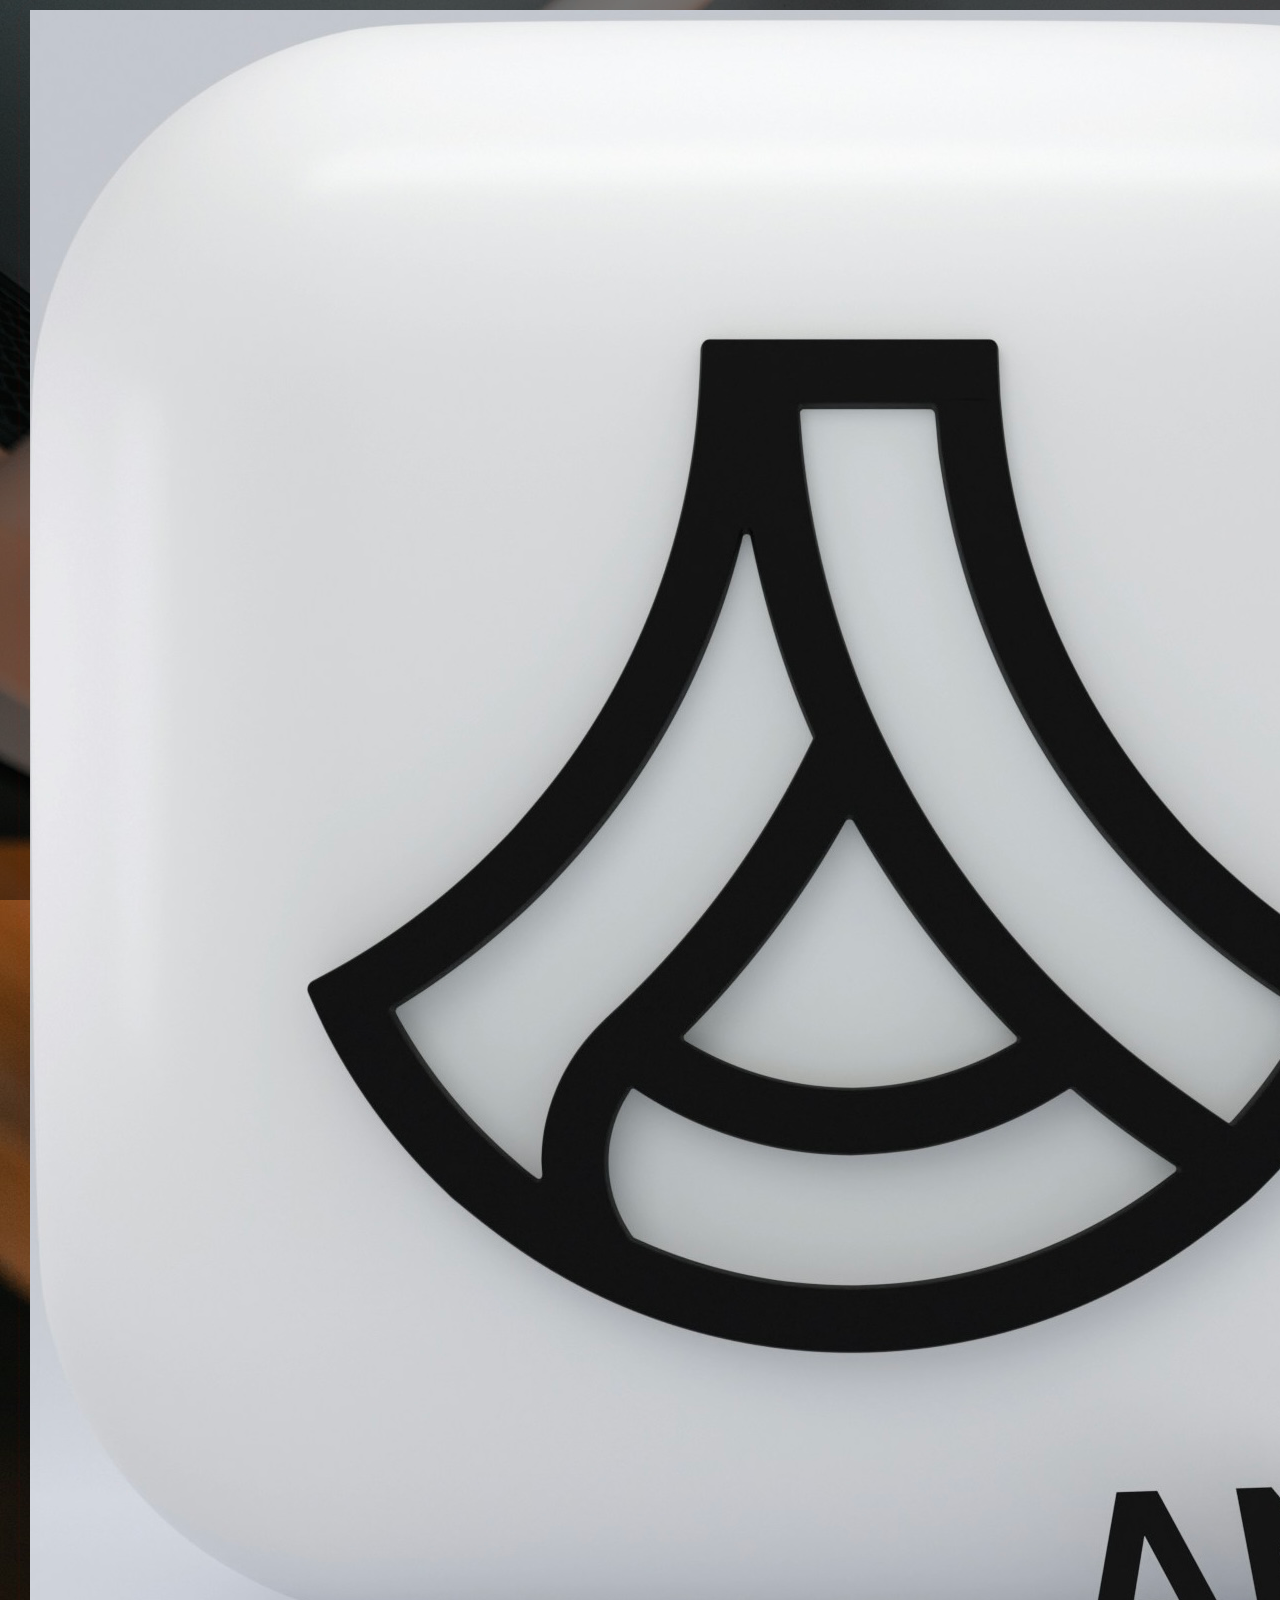
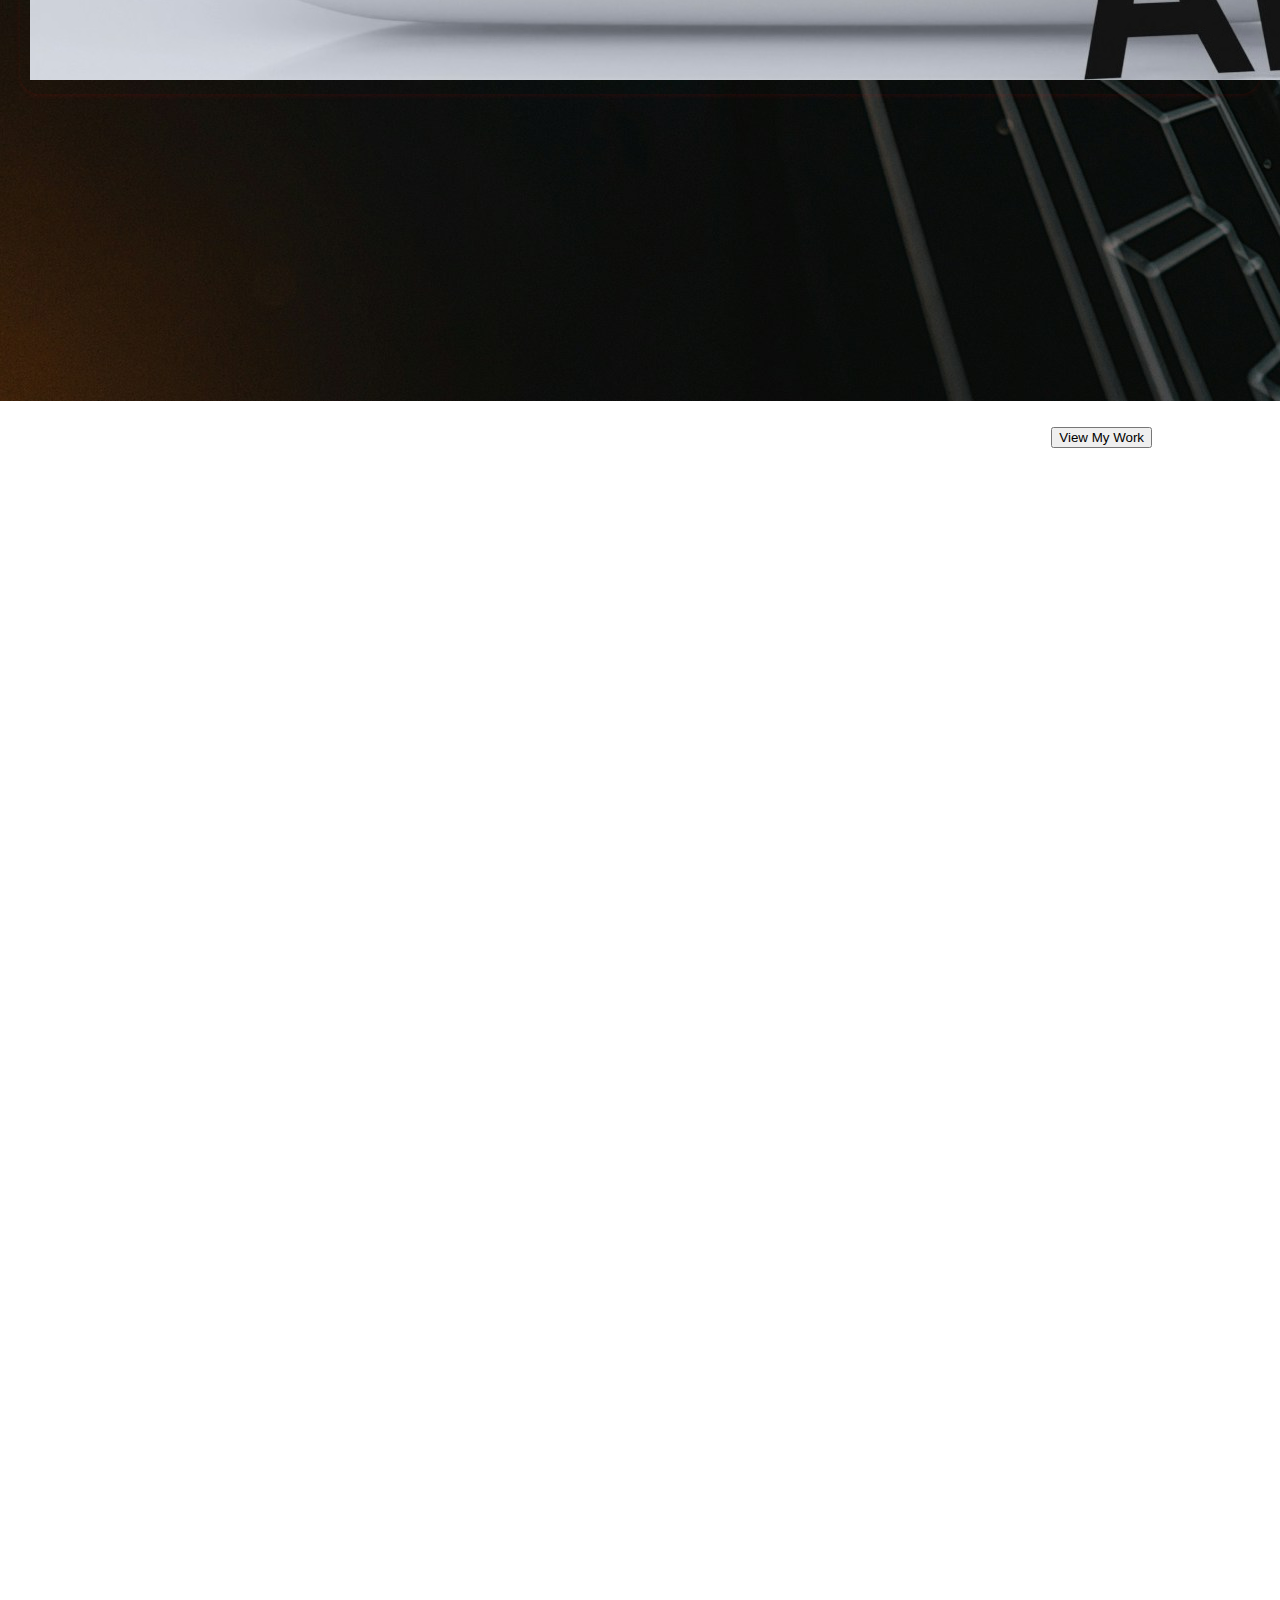
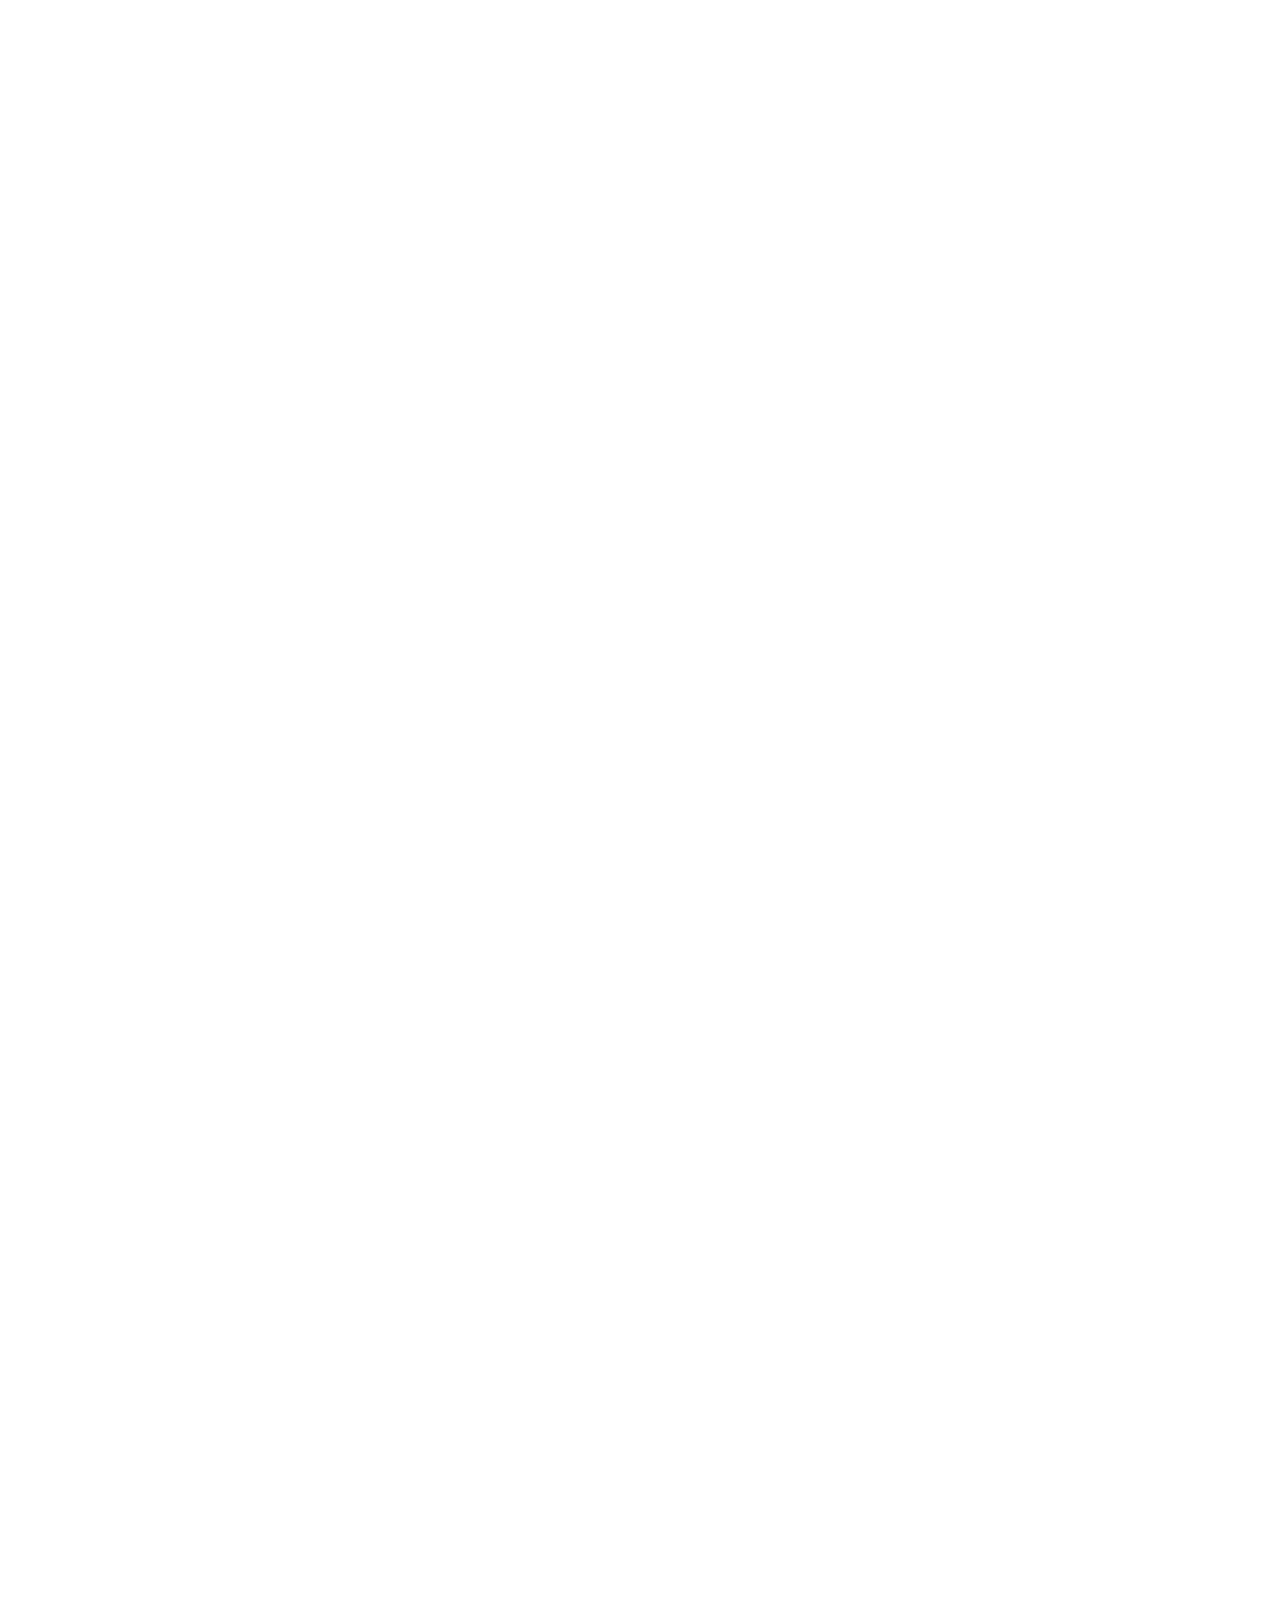
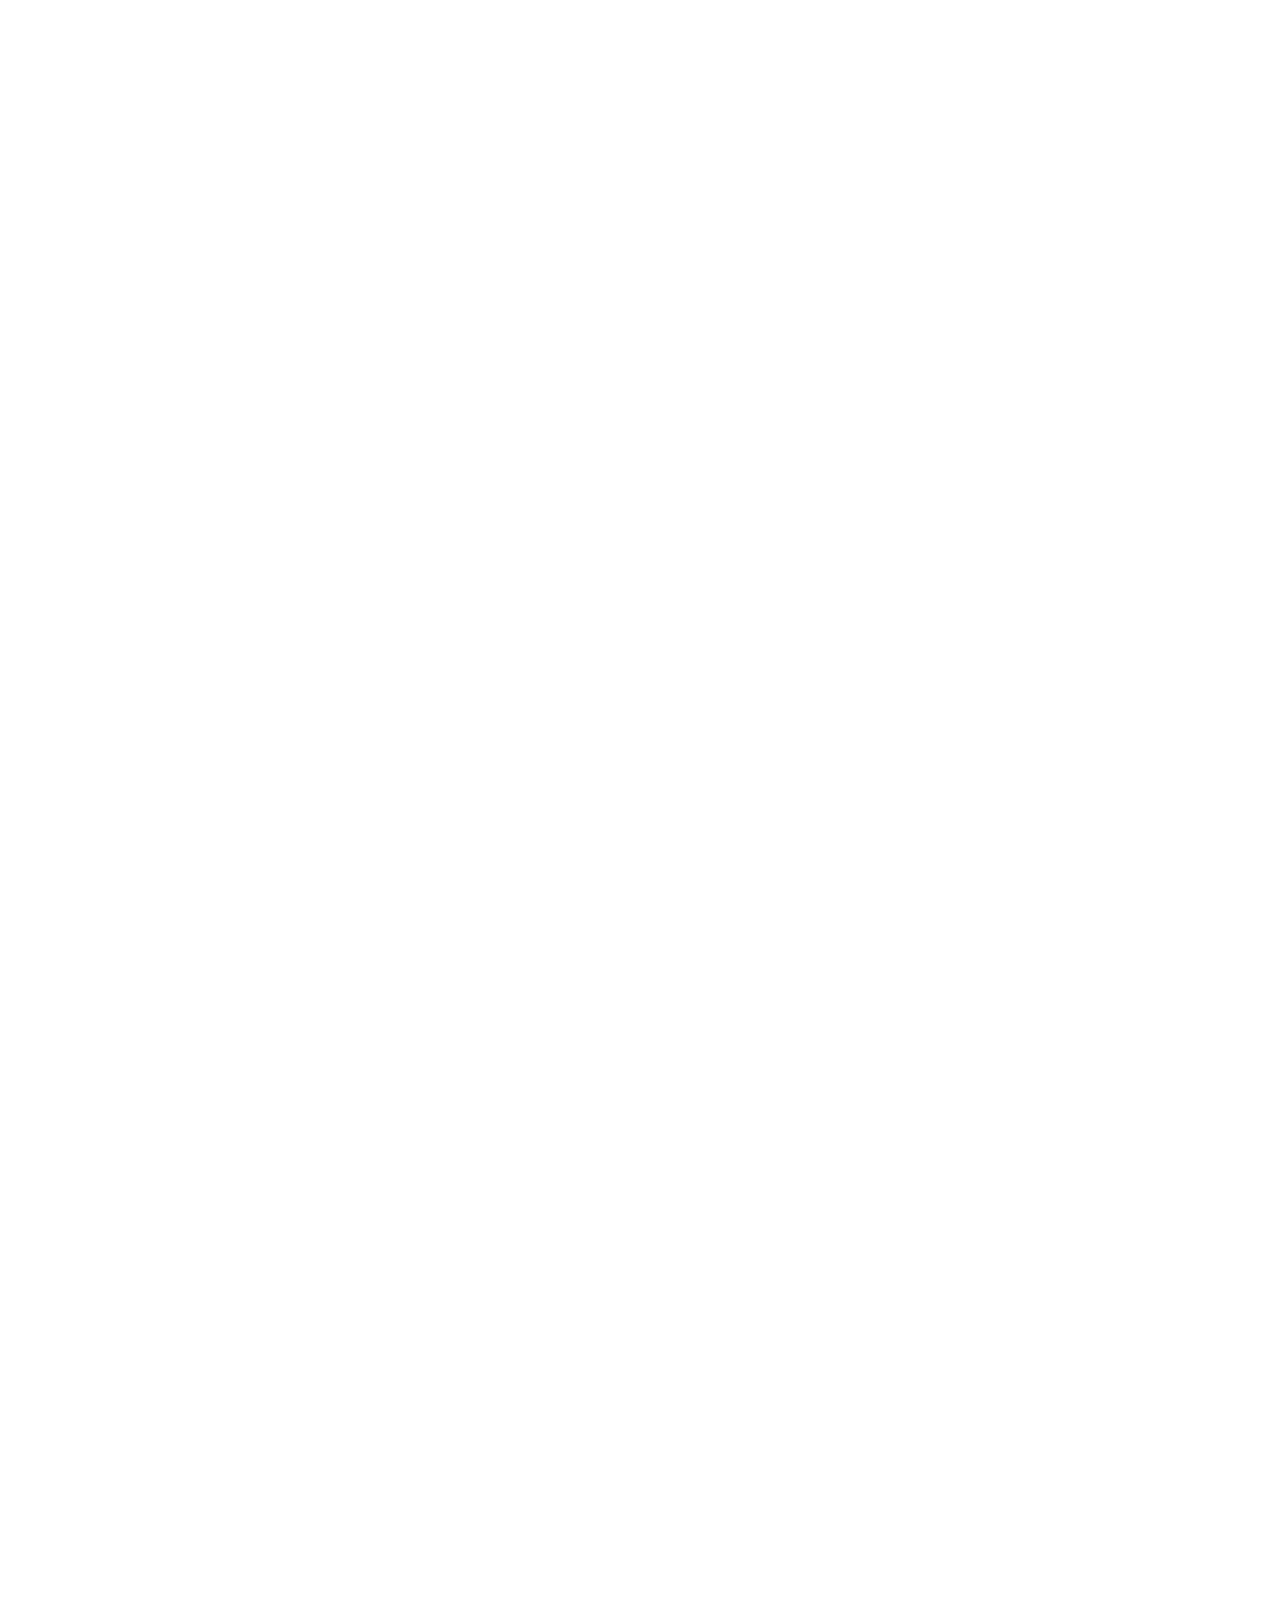
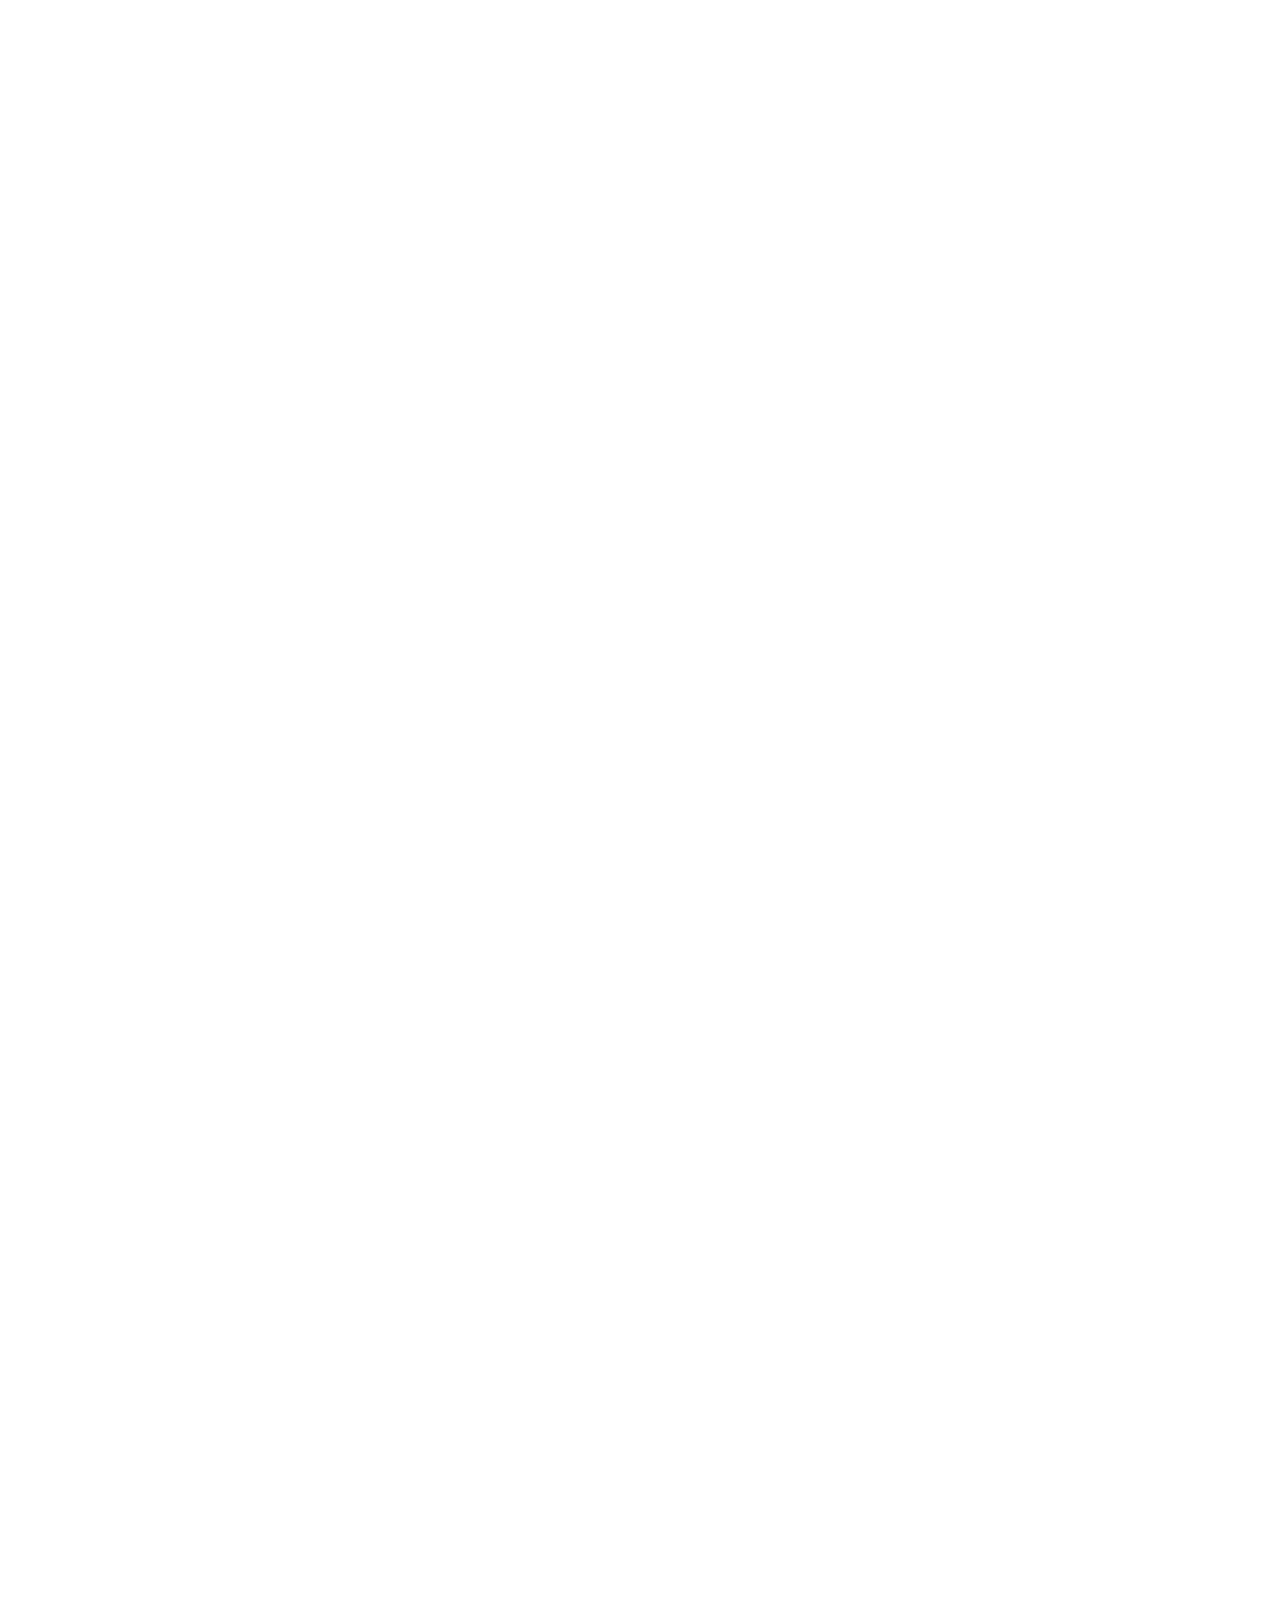
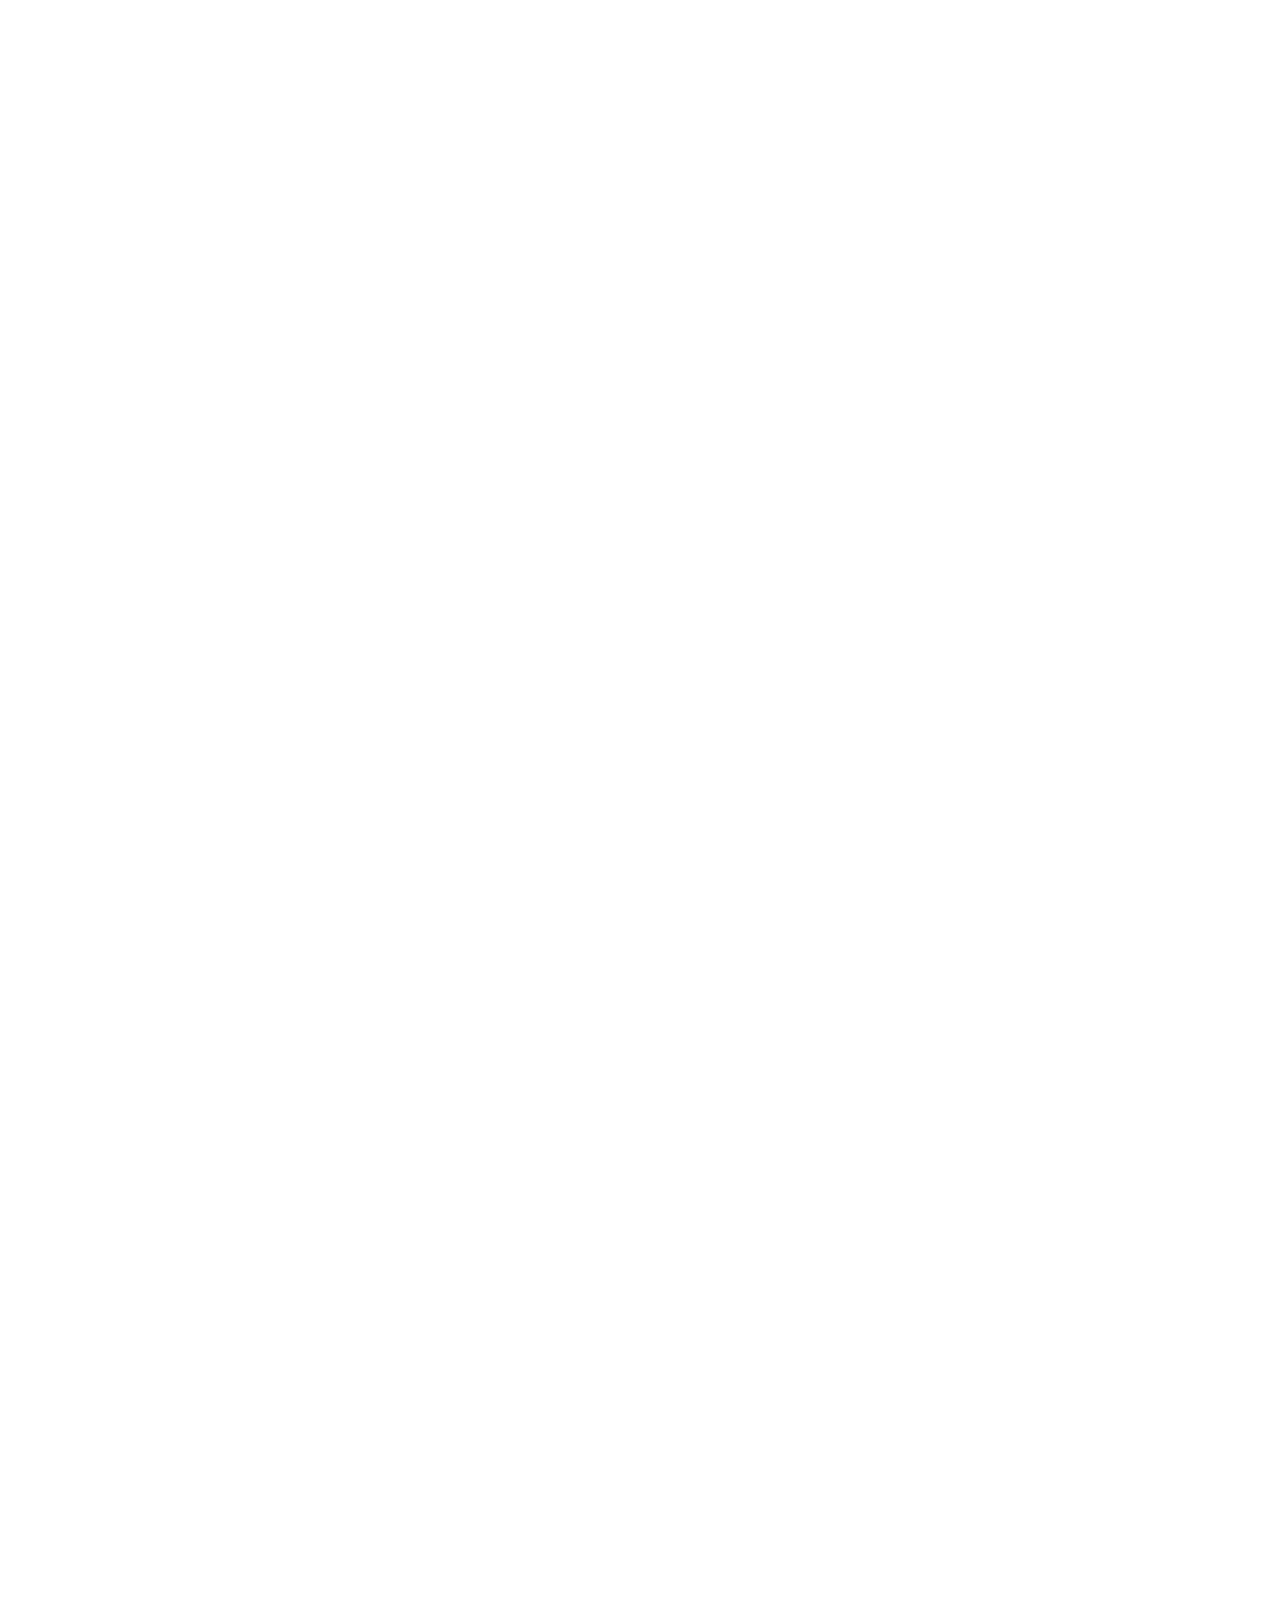
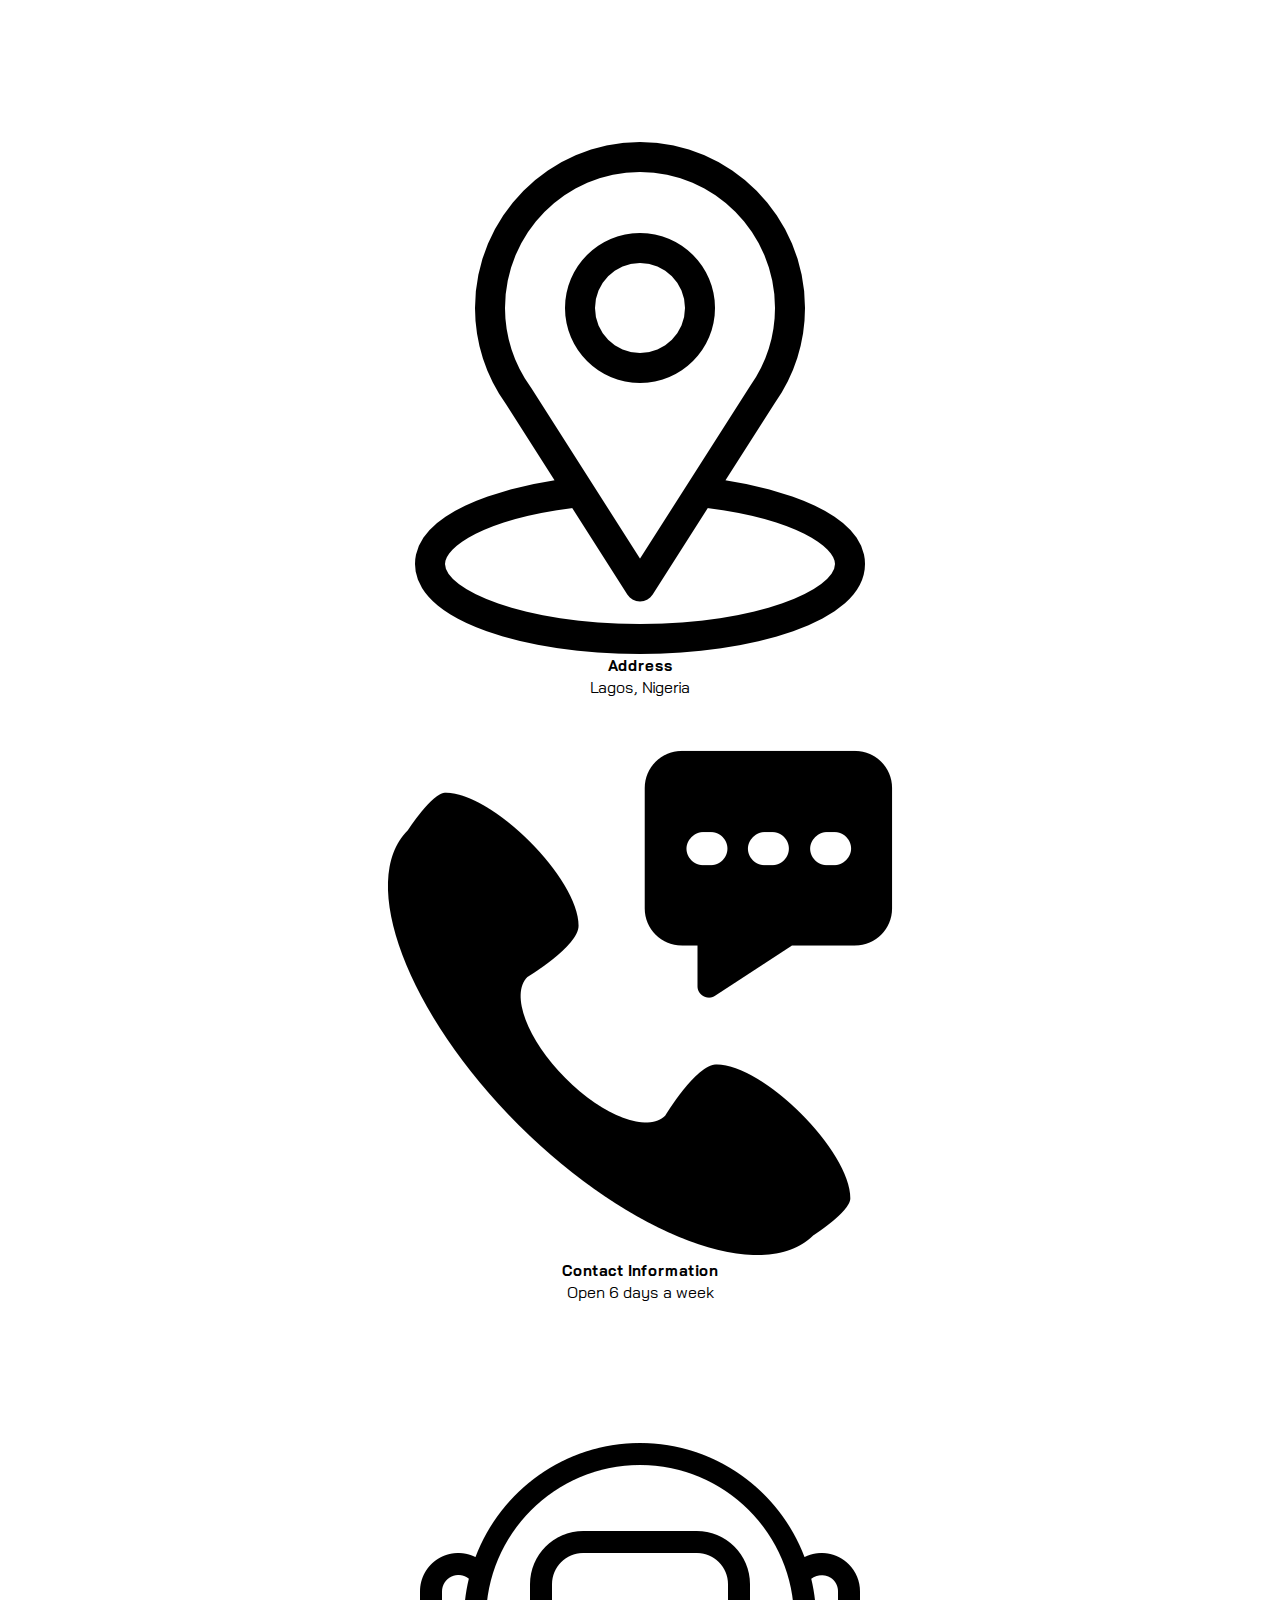
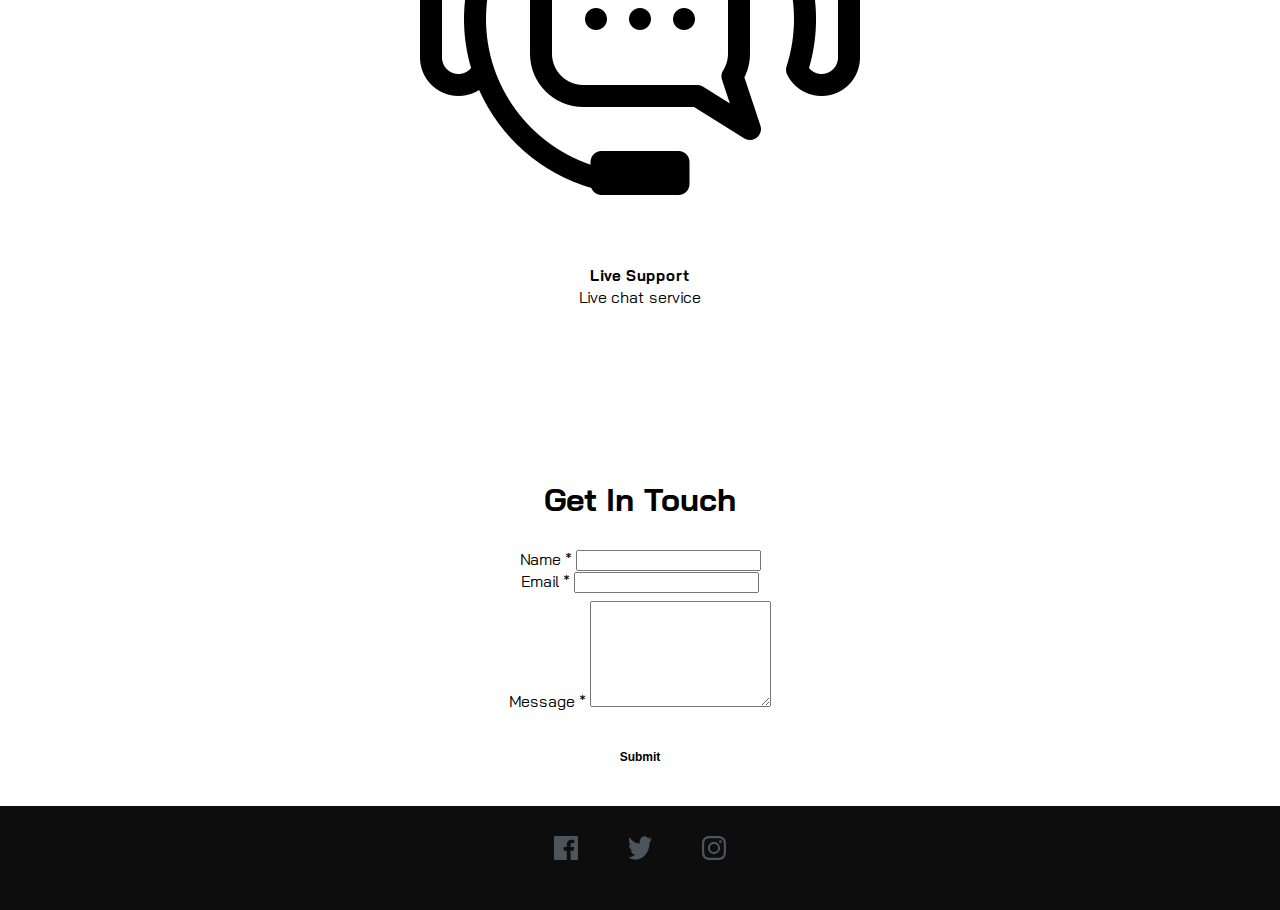
<file: index.html>
<!DOCTYPE html>
<html lang="en">
<head>
    <meta charset="UTF-8">
    <meta name="viewport" content="width=device-width, initial-scale=1.0">
    <title>John Doe - Web Designer Portfolio</title>
    <link rel="icon" type="image/png" sizes="32x32" href="./images/favicon-32x32.png">
    
    <link rel="preconnect" href="https://fonts.googleapis.com">
    <link rel="preconnect" href="https://fonts.gstatic.com" crossorigin>
    <link href="https://fonts.googleapis.com/css2?family=Bai+Jamjuree:ital,wght@0,200;0,300;0,400;0,500;0,600;0,700;1,200;1,300;1,400;1,500;1,600;1,700&family=DM+Sans:ital,opsz,wght@0,9..40,100..1000;1,9..40,100..1000&family=Epilogue:ital,wght@0,100..900;1,100..900&family=Hanken+Grotesk:ital,wght@0,100..900;1,100..900&family=Karla:ital,wght@0,200..800;1,200..800&display=swap" rel="stylesheet">
    
    <link rel="stylesheet" href="style.css">
</head>
<body>
    <header class="site-header">
        <nav class="nav main-nav">
            <img src="Images/mariia-shalabaieva-8-iznmLhw_0-unsplash 2.jpg" alt="Portfolio Logo" class="logo">
            <div class="nbar nav-links">
                <a href="index.html">Home</a>
                <a href="project.html">Projects</a>
                <a href="#about">About</a>
                <a href="#contact">Contact</a>
            </div>
        </nav>
    </header>

    <main>
        <section class="hero-section">
            <div class="image-container">
                <img src="Images/andrey-stakhovskiy-0hWNJP-hMOE-unsplash.jpg" alt="Desk setup with computer monitor" class="backG hero-img">
                <div class="overlay"></div>
                
                <div class="content hero-content">
                    <h1 class="drop-in">Hi, I’m John Doe. A Web Designer.</h1>
                    <a href="project.html">
                        <button type="button">View My Work</button>
                    </a>
                </div>
            </div>
        </section>

        <section class="about-section" id="about">
            <div class="About about-content">
                <h2>About Me</h2>
                <p>
                    Hi! I'm **Jane Doe** (changed from John to Jane for consistency with the bio), a passionate front-end developer with a love for clean, responsive design. I enjoy turning complex problems into simple, beautiful, and intuitive interfaces.
                </p>
                <p>
                    With 3+ years of experience, I've collaborated with cross-functional teams to build scalable products using **HTML, CSS, JavaScript, and React.**
                </p>
            </div>
            
            <div class="FOG gear-setup-container">
                <div class="fog-item">
                    <img src="Images/safar-safarov-LKsHwgzyk7c-unsplash.jpg" alt="VS Code on a computer screen">
                    <p>I spend most of my time in modern editors like **VS Code**, where every line of code becomes an opportunity to craft something meaningful. From setting up efficient workflows to customizing my environment for speed and clarity, I believe that great design starts in a focused, well-structured development space.</p>
                </div>

                <div class="fog-item reverse">
                    <img src="Images/domenico-loia-hGV2TfOh0ns-unsplash.jpg" alt="A multi-monitor computer setup">
                    <p>Having a **multi-monitor setup** allows me to streamline my workflow — one screen for coding, the other for live previews, documentation, or communication. This setup reflects how I thrive in fast-paced environments, staying both productive and adaptable across projects of any scale.</p>
                </div>

                <div class="fog-item">
                    <img src="Images/Screen Shot 2025-09-26 at 2.26.30 AM.png" alt="A clean, minimalist desk setup">
                    <p>I value **clean and intentional workspaces**, both on-screen and off. A minimal, organized setup helps me stay focused, creative, and ready to dive into solving complex UI/UX challenges. For me, clarity in my physical space mirrors clarity in the digital experiences I create.</p>
                </div>
            </div>
        </section>

        <section class="contact-section" id="contact">
            
            <div class="contact-container">
                <a href="https://www.google.com/maps/search/?api=1&query=Lagos,+Nigeria" target="_blank" class="con-act">
                    <img src="Images/location.png" alt="location" class="icon-img">
                    <h2>Address</h2>
                    <span>Lagos, Nigeria</span>
                </a>
            
                <a href="mailto:komomayowa@gmail.com" class="con-act">
                    <img src="Images/mobile.png" alt="mobile" class="icon-img">
                    <h2>Contact Information</h2>
                    <span>Open 6 days a week</span>
                </a>
            
                <a href="tel:+2348061244694" class="con-act">
                    <img src="Images/live-chat.png" alt="live-chat" class="icon-img">
                    <h2>Live Support</h2>
                    <span>Live chat service</span>
                </a>
            </div>

            <!-- Mobile Form -->
<form action="/api/contact" method="POST" class="contact-form mobile-version">
    <div class="FRM form-container">
        <h1>Get In Touch</h1>
        <div>
            <label for="name-mobile">Name *</label>
            <input type="text" id="name-mobile" name="name" required>
        </div>
        <div>
            <label for="email-mobile">Email *</label>
            <input type="email" id="email-mobile" name="email" required>
        </div>
        <div>
            <label for="message-mobile">Message *</label>
            <textarea name="message" id="message-mobile" rows="4" required></textarea>
        </div>
        <button type="submit">Submit</button>
    </div>
</form>

<!-- Desktop Form -->
<form action="/api/contact" method="POST" class="contact-form desktop-version">
    <div class="FRM form-container">
        <h1>Get In Touch</h1>
        <div class="F-inputs form-row">
            <div>
                <label for="name-desktop">Name *</label>
                <input type="text" id="name-desktop" name="name" required>
            </div>
            <div>
                <label for="email-desktop">Email *</label>
                <input type="email" id="email-desktop" name="email" required>
            </div>
        </div>

        <div>
            <label for="message-desktop">Message *</label>
            <textarea name="message" id="message-desktop" rows="6" required></textarea>
        </div>
        
        <button type="submit">Submit</button>
    </div>
</form>
        </section>
    </main>
    
    <footer>
        <div class="footer-socials">
            <img src="Images/icon-facebook.svg" alt="Facebook icon" class="img-t social-icon">
            <img src="Images/icon-twitter.svg" alt="Twitter icon" class="img-t social-icon">
            <img src="Images/icon-instagram.svg" alt="Instagram icon" class="img-t social-icon">
        </div>
    </footer>

    <script>
        document.addEventListener('DOMContentLoaded', () => {
          // Select all items that need to be animated on scroll
          const itemsToAnimate = document.querySelectorAll('.fog-item');
      
          // Create a new Intersection Observer instance
          const observer = new IntersectionObserver((entries) => {
            entries.forEach(entry => {
              // Check if the element is currently visible in the viewport
              if (entry.isIntersecting) {
                // Add 'visible' class to trigger the CSS transition/animation
                entry.target.classList.add('visible');
                // Stop observing this element after it has appeared (optional)
                observer.unobserve(entry.target); 
              }
            });
          }, {
            // Options: Start observing when 10% of the item is visible
            threshold: 0.1 
          });
      
          // Loop through all items and set up the observer
          itemsToAnimate.forEach(item => observer.observe(item));
        });
      </script>
   
</body>
</html>
</file>
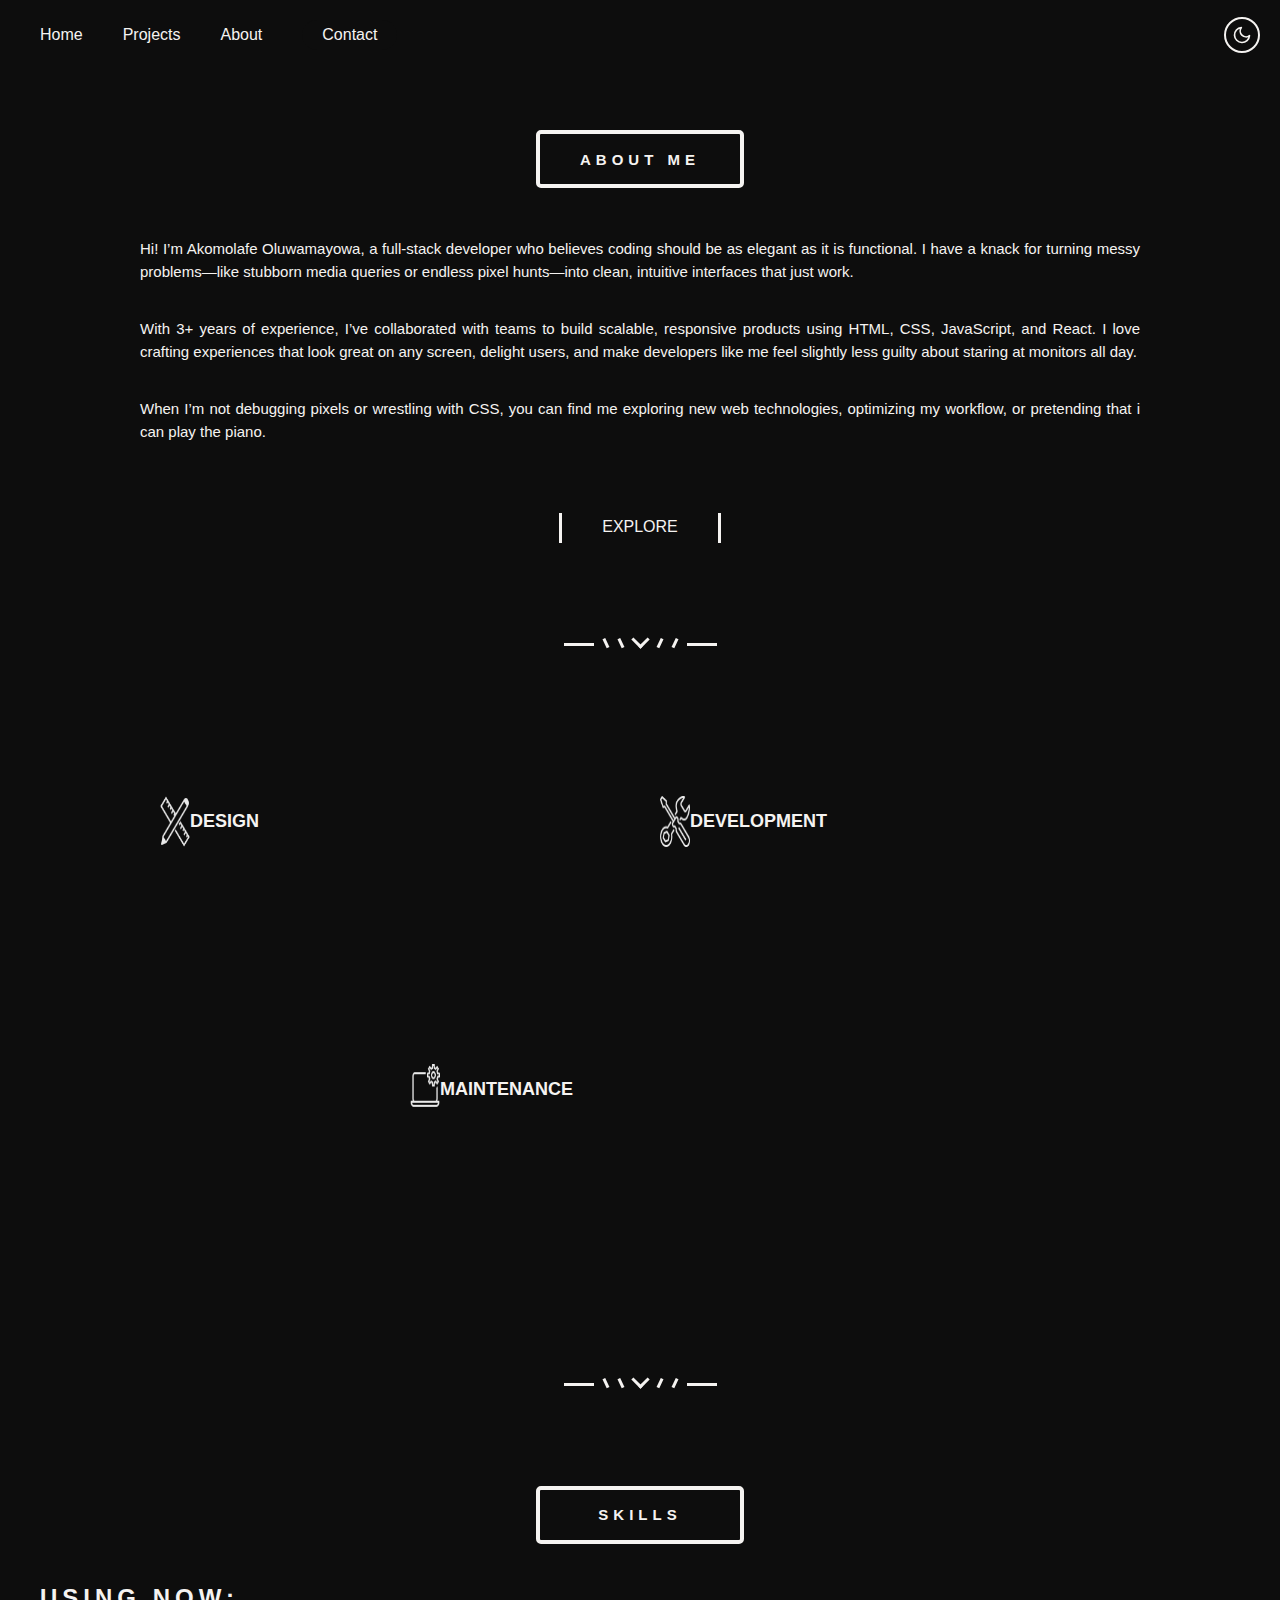
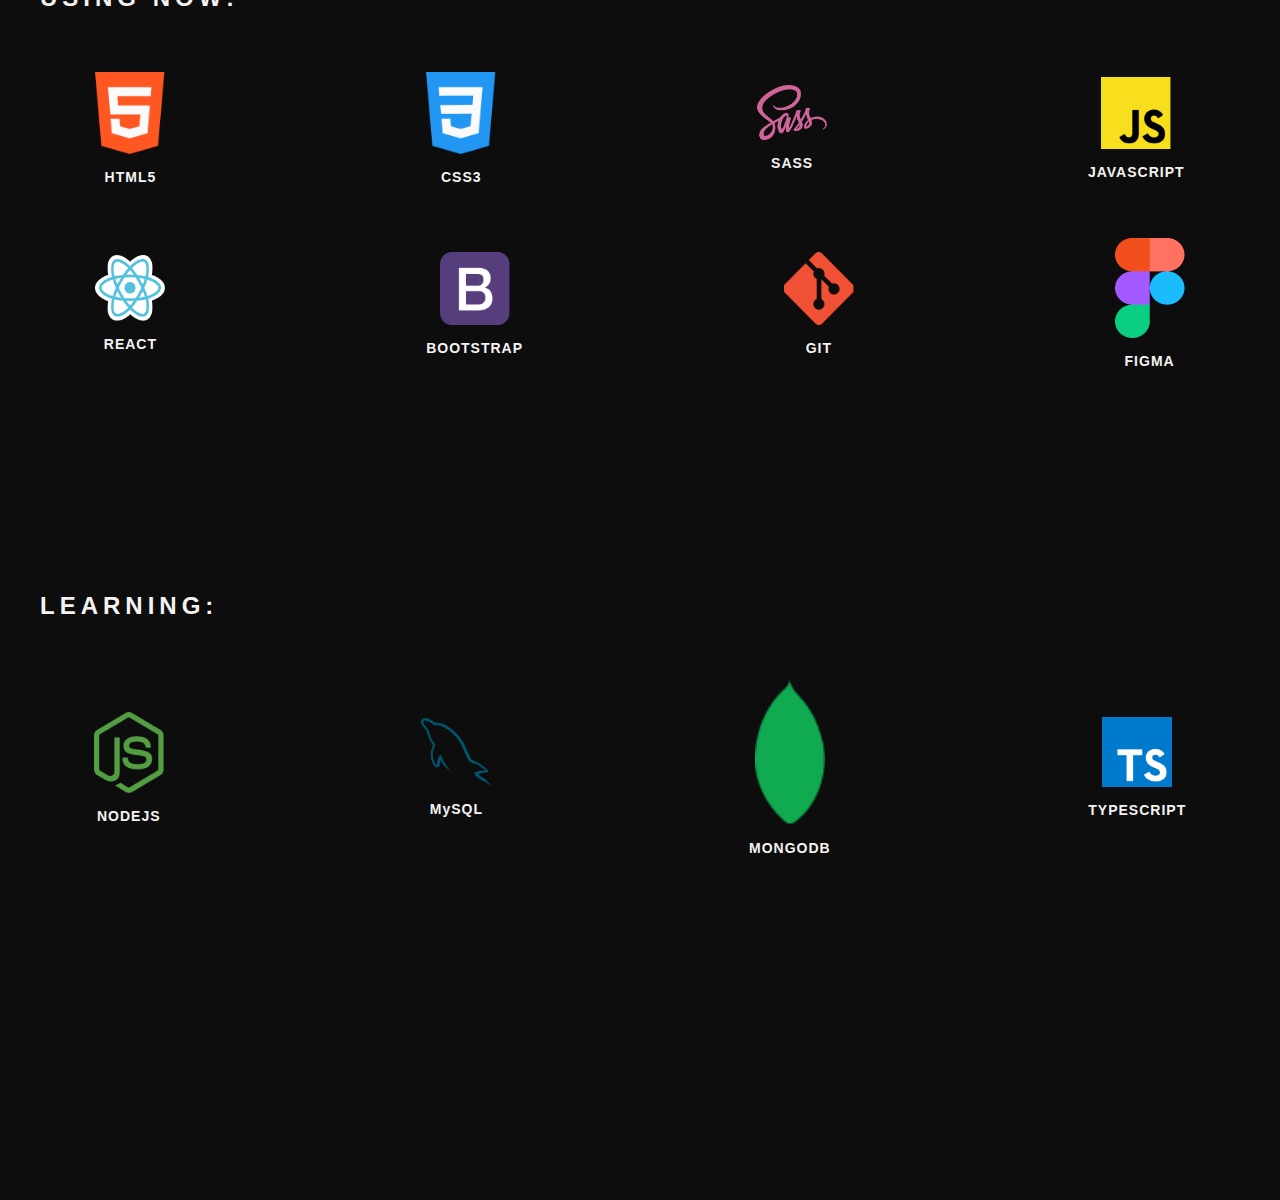
<file: About.html>
<!DOCTYPE html>
<html lang="en">
<head>
    <meta charset="UTF-8">
    <meta name="viewport" content="width=device-width, initial-scale=1.0">
    <title>About Me</title>
    <link rel="stylesheet" href="style.css">
</head>

<body>

    <header class="nav mobile-version" id="navHeader">
        <nav class="nbar">

            <div class="nav-header">
                <img src="Images/icon-hamburger.svg" alt="hamburger" class="icon-hamburger" id="hamburgerIcon">
                <img src="Images/icon-close.svg" alt="close" class="icon-close" id="closeIcon">

                <button class="theme-toggle" aria-label="Toggle theme">
                    <svg class="sun-icon" xmlns="http://www.w3.org/2000/svg" width="20" height="20" viewBox="0 0 24 24" fill="none" stroke="currentColor" stroke-width="2" stroke-linecap="round" stroke-linejoin="round">
                        <circle cx="12" cy="12" r="5"></circle>
                        <line x1="12" y1="1" x2="12" y2="3"></line>
                        <line x1="12" y1="21" x2="12" y2="23"></line>
                        <line x1="4.22" y1="4.22" x2="5.64" y2="5.64"></line>
                        <line x1="18.36" y1="18.36" x2="19.78" y2="19.78"></line>
                        <line x1="1" y1="12" x2="3" y2="12"></line>
                        <line x1="21" y1="12" x2="23" y2="12"></line>
                        <line x1="4.22" y1="19.78" x2="5.64" y2="18.36"></line>
                        <line x1="18.36" y1="5.64" x2="19.78" y2="4.22"></line>
                    </svg>
                    <svg class="moon-icon" xmlns="http://www.w3.org/2000/svg" width="20" height="20" viewBox="0 0 24 24" fill="none" stroke="currentColor" stroke-width="2" stroke-linecap="round" stroke-linejoin="round">
                        <path d="M21 12.79A9 9 0 1 1 11.21 3 7 7 0 0 0 21 12.79z"></path>
                    </svg>
                </button>
            </div>

            <div class="nav-links" id="navLinks">
                <a href="index.html">Home</a>
                <a href="project.html">Projects</a>
                <a href="About.html">About</a>
                <a href="contact.html">Contact</a>
            </div>
        </nav>
    </header>

    <header class="desktop-version">

        <nav class="nav3">
            <div class="nav-links1">
                <a href="index.html">Home</a>
                <a href="project.html">Projects</a>
                <a href="About.html">About</a>
                <a href="contact.html" class="cont">Contact</a>
            </div>

            <button class="theme-toggle" aria-label="Toggle theme">
                <svg class="sun-icon" xmlns="http://www.w3.org/2000/svg" width="20" height="20" viewBox="0 0 24 24" fill="none" stroke="currentColor" stroke-width="2" stroke-linecap="round" stroke-linejoin="round">
                    <circle cx="12" cy="12" r="5"></circle>
                    <line x1="12" y1="1" x2="12" y2="3"></line>
                    <line x1="12" y1="21" x2="12" y2="23"></line>
                    <line x1="4.22" y1="4.22" x2="5.64" y2="5.64"></line>
                    <line x1="18.36" y1="18.36" x2="19.78" y2="19.78"></line>
                    <line x1="1" y1="12" x2="3" y2="12"></line>
                    <line x1="21" y1="12" x2="23" y2="12"></line>
                    <line x1="4.22" y1="19.78" x2="5.64" y2="18.36"></line>
                    <line x1="18.36" y1="5.64" x2="19.78" y2="4.22"></line>
                </svg>
                <svg class="moon-icon" xmlns="http://www.w3.org/2000/svg" width="20" height="20" viewBox="0 0 24 24" fill="none" stroke="currentColor" stroke-width="2" stroke-linecap="round" stroke-linejoin="round">
                    <path d="M21 12.79A9 9 0 1 1 11.21 3 7 7 0 0 0 21 12.79z"></path>
                </svg>
            </button>
        </nav>

    </header>
    


    <section class="about-section" id="about">
        
        <div class="About">

            <div class="design-about"><h2>ABOUT ME</h2></div>

            <p>
                Hi! I’m Akomolafe Oluwamayowa, a full-stack developer who believes coding should be as elegant as it is functional. I have a knack for turning messy problems—like stubborn media queries or endless pixel hunts—into clean, intuitive interfaces that just work.
            </p>

            <p>
                With 3+ years of experience, I’ve collaborated with teams to build scalable, responsive products using HTML, CSS, JavaScript, and React. I love crafting experiences that look great on any screen, delight users, and make developers like me feel slightly less guilty about staring at monitors all day.
            </p>

            <p>
                When I’m not debugging pixels or wrestling with CSS, you can find me exploring new web technologies, optimizing my workflow, or pretending that i can play the piano.
            </p>
            
        </div>

        <a href="project.html">
            <div class="it-container">
                <div class="flex-more2">
                    <div class="line-1"></div>
                    <p>EXPLORE</p>
                    <div class="line-2"></div>
                </div>
            </div>
        </a>


        <div class="design1">
            <div class="design2">
                <div class="line-3"></div>
                <div class="slanted">
                    <div class="line-4"></div>
                    <div class="line-5"></div>
                    <div class="line-6"></div>
                    <div class="line-7"></div>
                    <div class="line-8"></div>
                </div>
                <div class="line-9"></div>
            </div>
        </div>


        <div class="grid">
            <div class="design-container">
                <div class="flex-img-h">
                    <img src="Images/icons8-design-50.png" alt="design" class="image-x">
                    <h2>DESIGN</h2>
                </div>
                <p class="fog-item">I can design a website tailored to your needs and preferences, or create one from scratch while consulting with you throughout the process.</p>
            </div>
    
    
            <div class="design-container">
                <div class="flex-img-h">
                    <img src="Images/icons8-tools-50.png" alt="development" class="image-x">
                    <h2>DEVELOPMENT</h2>
                </div>
                <p class="fog-item">Whether it’s a project I’ve built or one you provide, I can develop a fully functional, responsive website that performs seamlessly across devices.</p>
            </div>
        </div>


        <div class="desktop-align">
            <div class="design-container">
                <div class="flex-img-h">
                    <img src="Images/icons8-laptop-settings-50.png" alt="maintenance" class="image-x">
                    <h2>MAINTENANCE</h2>
                </div>
                <p class="fog-item">If any issues arise or updates are needed, I can implement new features and provide effective solutions to keep your website running smoothly.</p>
            </div>
        </div>


        


        <div class="design1">
            <div class="design2">
                <div class="line-3"></div>
                <div class="slanted">
                    <div class="line-4"></div>
                    <div class="line-5"></div>
                    <div class="line-6"></div>
                    <div class="line-7"></div>
                    <div class="line-8"></div>
                </div>
                <div class="line-9"></div>
            </div>
        </div>


        <div class="skills-container">

            <div class="design-about"><h2>SKILLS</h2></div>

            <h2>USING NOW:</h2>

            <div class="language  mobile-version">

                <div class="language-scroll" data-direction="vertical">
                    <div class="flex-textimg"><img src="Images/Group 12.png" alt="html" class="img-z"> <h5>HTML5</h5></div>
                    <div class="flex-textimg"><img src="Images/Group 13.png" alt="css" class="img-z"><h5>CSS3</h5></div>
                    <div class="flex-textimg"><img src="Images/Vector.png" alt="sass" class="img-z"><h5>SASS</h5></div>
                    <div class="flex-textimg"><img src="Images/Group.png" alt="javaScript" class="img-z"><h5>JAVASCRIPT</h5></div>
                    <div class="flex-textimg"><img src="Images/Group 14.png" alt="react" class="img-z"><h5>REACT</h5></div>
                    <div class="flex-textimg"><img src="Images/bootstrap.png" alt="bootstrap" class="img-z"><h5>BOOTSTRAP</h5></div>
                    <div class="flex-textimg"><img src="Images/git.png" alt="git" class="img-z"><h5>GIT</h5></div>
                    <div class="flex-textimg"><img src="Images/figma.png" alt="figma" class="img-z"><h5>FIGMA</h5></div>
                </div>
                
            </div>

            <div class="language desktop-version">

                <div>
                  
                  <div class="language-row2">
                    <div class="flex-textimg"><img src="Images/Group 12.png" alt="html" class="img-z"> <h5>HTML5</h5></div>
                    <div class="flex-textimg"><img src="Images/Group 13.png" alt="css" class="img-z"><h5>CSS3</h5></div>
                    <div class="flex-textimg"><img src="Images/Vector.png" alt="sass" class="img-z"><h5>SASS</h5></div>
                    <div class="flex-textimg"><img src="Images/Group.png" alt="javaScript" class="img-z"><h5>JAVASCRIPT</h5></div>
                  </div>
              
                  <div class="language-row2">
                    <div class="flex-textimg"><img src="Images/Group 14.png" alt="react" class="img-z"><h5>REACT</h5></div>
                    <div class="flex-textimg"><img src="Images/bootstrap.png" alt="bootstrap" class="img-z"><h5>BOOTSTRAP</h5></div>
                    <div class="flex-textimg"><img src="Images/git.png" alt="git" class="img-z"><h5>GIT</h5></div>
                    <div class="flex-textimg"><img src="Images/figma.png" alt="figma" class="img-z"><h5>FIGMA</h5></div>
                  </div>
              
                </div>
              
            </div>
              



            <h2>LEARNING:</h2>

            <div class="language  mobile-version">

                <div class="language-scroll" data-direction="vertical">
                    <div class="flex-textimg"><img src="Images/Group (2).png" alt="html" class="img-z"> <h5>NODEJS</h5></div>
                    <div class="flex-textimg"><img src="Images/Vector (1).png" alt="css" class="img-z"><h5>MySQL</h5></div>
                    <div class="flex-textimg"><img src="Images/Vector (3).png" alt="sass" class="img-z"><h5>MONGODB</h5></div>
                    <div class="flex-textimg"><img src="Images/Group (1).png" alt="javaScript" class="img-z"><h5>TYPESCRIPT</h5></div>
                </div>
                
            </div>

            <div class="language desktop-version">

                <div>
                    <div class="language-row2">
                        <div class="flex-textimg"><img src="Images/Group (2).png" alt="html" class="img-z"> <h5>NODEJS</h5></div>
                        <div class="flex-textimg"><img src="Images/Vector (1).png" alt="css" class="img-z"><h5>MySQL</h5></div>
                        <div class="flex-textimg"><img src="Images/Vector (3).png" alt="sass" class="img-z"><h5>MONGODB</h5></div>
                        <div class="flex-textimg"><img src="Images/Group (1).png" alt="javaScript" class="img-z"><h5>TYPESCRIPT</h5></div>
                    </div>
                </div>
                
            </div>

        </div>


    </section>



<script src="script.js"></script>
</body>
</html>
</file>
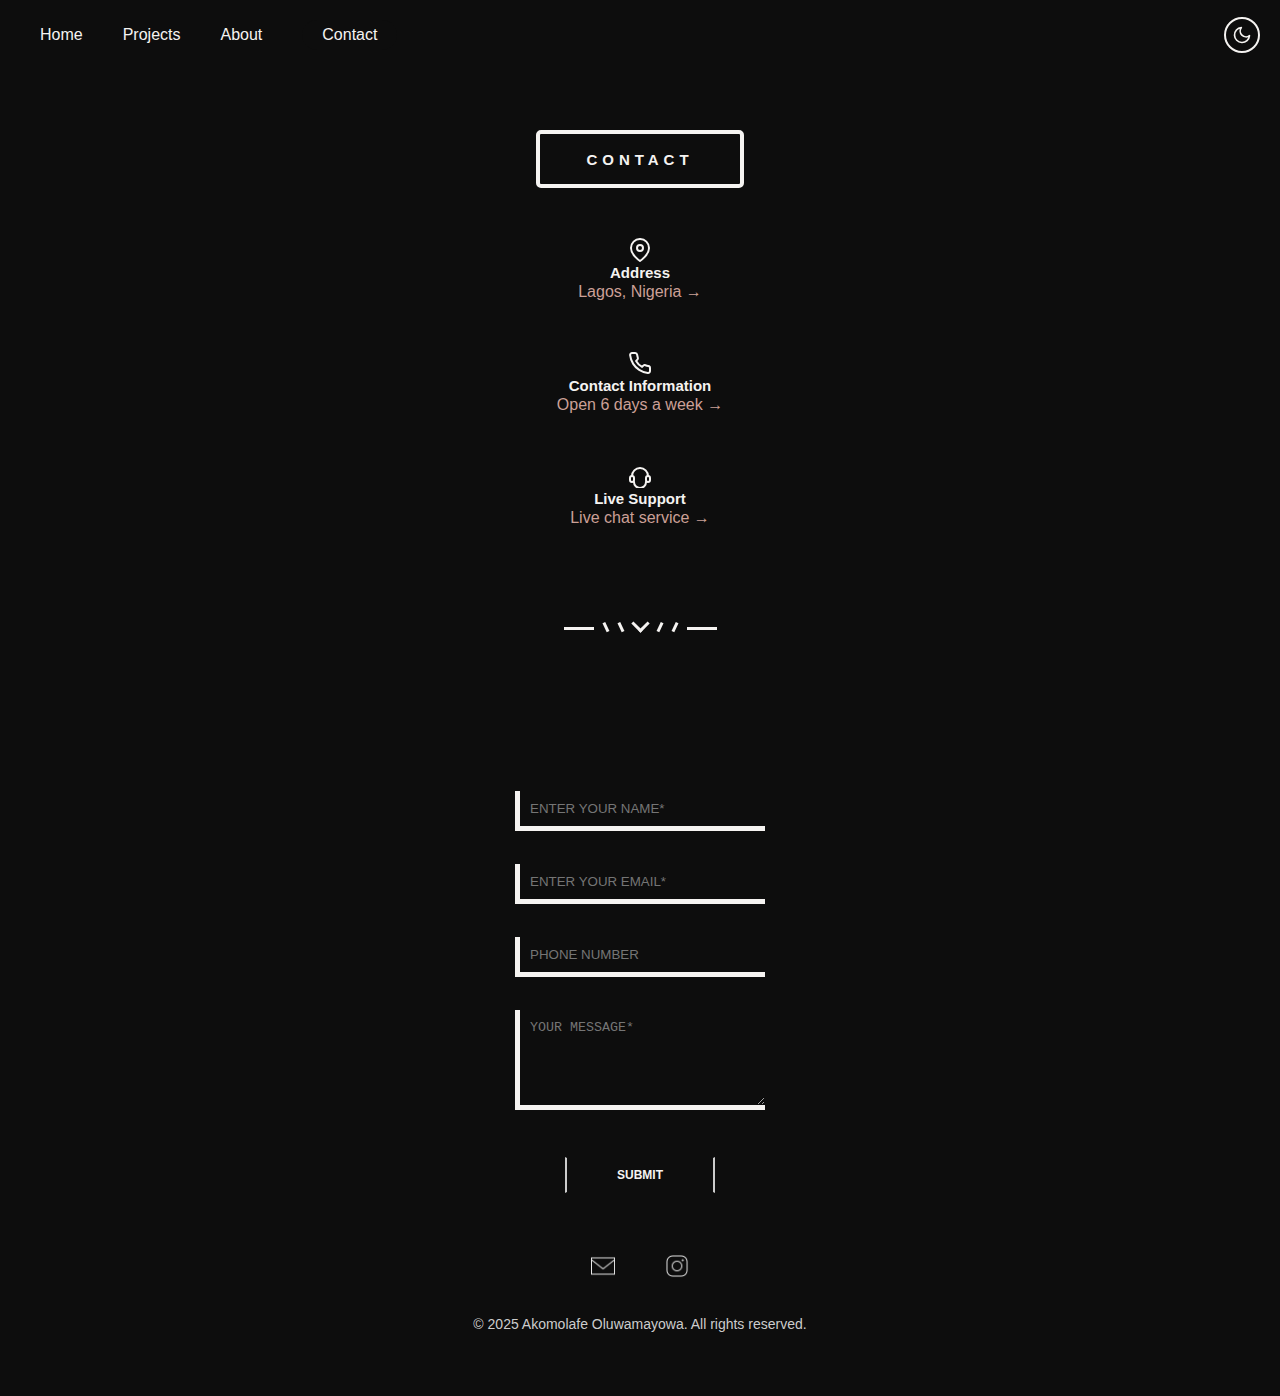
<file: contact.html>
<!DOCTYPE html>
<html lang="en">
<head>
    <meta charset="UTF-8">
    <meta name="viewport" content="width=device-width, initial-scale=1.0">
    <title>Contact</title>
    <link rel="stylesheet" href="style.css">
</head>
<body>

    <header class="nav mobile-version" id="navHeader">
        <nav class="nbar">

            <div class="nav-header">
                <img src="Images/icon-hamburger.svg" alt="hamburger" class="icon-hamburger" id="hamburgerIcon">
                <img src="Images/icon-close.svg" alt="close" class="icon-close" id="closeIcon">

                <button class="theme-toggle" aria-label="Toggle theme">
                    <svg class="sun-icon" xmlns="http://www.w3.org/2000/svg" width="20" height="20" viewBox="0 0 24 24" fill="none" stroke="currentColor" stroke-width="2" stroke-linecap="round" stroke-linejoin="round">
                        <circle cx="12" cy="12" r="5"></circle>
                        <line x1="12" y1="1" x2="12" y2="3"></line>
                        <line x1="12" y1="21" x2="12" y2="23"></line>
                        <line x1="4.22" y1="4.22" x2="5.64" y2="5.64"></line>
                        <line x1="18.36" y1="18.36" x2="19.78" y2="19.78"></line>
                        <line x1="1" y1="12" x2="3" y2="12"></line>
                        <line x1="21" y1="12" x2="23" y2="12"></line>
                        <line x1="4.22" y1="19.78" x2="5.64" y2="18.36"></line>
                        <line x1="18.36" y1="5.64" x2="19.78" y2="4.22"></line>
                    </svg>
                    <svg class="moon-icon" xmlns="http://www.w3.org/2000/svg" width="20" height="20" viewBox="0 0 24 24" fill="none" stroke="currentColor" stroke-width="2" stroke-linecap="round" stroke-linejoin="round">
                        <path d="M21 12.79A9 9 0 1 1 11.21 3 7 7 0 0 0 21 12.79z"></path>
                    </svg>
                </button>
            </div>

            <div class="nav-links" id="navLinks">
                <a href="index.html">Home</a>
                <a href="project.html">Projects</a>
                <a href="About.html">About</a>
                <a href="contact.html">Contact</a>
            </div>
        </nav>
    </header>


    <header class="desktop-version">

        <nav class="nav3">
            <div class="nav-links1">
                <a href="index.html">Home</a>
                <a href="project.html">Projects</a>
                <a href="About.html">About</a>
                <a href="contact.html" class="cont">Contact</a>
            </div>

            <button class="theme-toggle" aria-label="Toggle theme">
                <svg class="sun-icon" xmlns="http://www.w3.org/2000/svg" width="20" height="20" viewBox="0 0 24 24" fill="none" stroke="currentColor" stroke-width="2" stroke-linecap="round" stroke-linejoin="round">
                    <circle cx="12" cy="12" r="5"></circle>
                    <line x1="12" y1="1" x2="12" y2="3"></line>
                    <line x1="12" y1="21" x2="12" y2="23"></line>
                    <line x1="4.22" y1="4.22" x2="5.64" y2="5.64"></line>
                    <line x1="18.36" y1="18.36" x2="19.78" y2="19.78"></line>
                    <line x1="1" y1="12" x2="3" y2="12"></line>
                    <line x1="21" y1="12" x2="23" y2="12"></line>
                    <line x1="4.22" y1="19.78" x2="5.64" y2="18.36"></line>
                    <line x1="18.36" y1="5.64" x2="19.78" y2="4.22"></line>
                </svg>
                <svg class="moon-icon" xmlns="http://www.w3.org/2000/svg" width="20" height="20" viewBox="0 0 24 24" fill="none" stroke="currentColor" stroke-width="2" stroke-linecap="round" stroke-linejoin="round">
                    <path d="M21 12.79A9 9 0 1 1 11.21 3 7 7 0 0 0 21 12.79z"></path>
                </svg>
            </button>
        </nav>

    </header>


    <section class="contact-section" id="contact">

        <div class="design-about"><h2>CONTACT</h2></div>

            
        <div class="contact-container">
            <a href="https://www.google.com/maps/search/?api=1&query=Lagos,+Nigeria" target="_blank" class="con-act">
                <svg xmlns="http://www.w3.org/2000/svg" 
                    width="24" height="24" 
                    viewBox="0 0 24 24" 
                    fill="none" 
                    stroke="currentColor" 
                    stroke-width="2" 
                    stroke-linecap="round" 
                    stroke-linejoin="round">

                <path d="M21 10c0 7-9 13-9 13S3 17 3 10a9 9 0 1 1 18 0z"/>
                <circle cx="12" cy="10" r="3"/>

            </svg>

                <h2>Address</h2>
                <span>Lagos, Nigeria &rarr;</span>
            </a>
        
            <a href="mailto:komomayowa@gmail.com" class="con-act">
                <svg xmlns="http://www.w3.org/2000/svg" 
                    width="24" height="24" 
                    viewBox="0 0 24 24" 
                    fill="none" 
                    stroke="currentColor" 
                    stroke-width="2" 
                    stroke-linecap="round" 
                    stroke-linejoin="round">

                <path d="M22 16.92v3a2 2 0 0 1-2.18 2
                        19.79 19.79 0 0 1-8.63-3.07
                        19.5 19.5 0 0 1-6-6
                        19.79 19.79 0 0 1-3.07-8.67
                        A2 2 0 0 1 4.11 2h3
                        a2 2 0 0 1 2 1.72
                        12.84 12.84 0 0 0 .7 2.81
                        2 2 0 0 1-.45 2.11L8.09 9.91
                        a16 16 0 0 0 6 6l1.27-1.27
                        a2 2 0 0 1 2.11-.45
                        12.84 12.84 0 0 0 2.81.7
                        A2 2 0 0 1 22 16.92z"/>
                </svg>

                <h2>Contact Information</h2>
                <span>Open 6 days a week &rarr;</span>
            </a>
        
            <a href="tel:+2348061244694" class="con-act">
                <svg xmlns="http://www.w3.org/2000/svg" 
                    width="24" height="24" 
                    viewBox="0 0 24 24" 
                    fill="none" 
                    stroke="currentColor" 
                    stroke-width="2" 
                    stroke-linecap="round" 
                    stroke-linejoin="round">

                <path d="M4 12a8 8 0 0 1 16 0"/>
                <rect x="2" y="12" width="4" height="6" rx="2"/>
                <rect x="18" y="12" width="4" height="6" rx="2"/>
                <path d="M6 18a6 6 0 0 0 12 0"/>
                </svg>

                <h2>Live Support</h2>
                <span>Live chat service &rarr;</span>
            </a>
        </div>


        <div class="design1">
            <div class="design2">
                <div class="line-3"></div>
                <div class="slanted">
                    <div class="line-4"></div>
                    <div class="line-5"></div>
                    <div class="line-6"></div>
                    <div class="line-7"></div>
                    <div class="line-8"></div>
                </div>
                <div class="line-9"></div>
            </div>
        </div>

        <!-- Mobile Form -->
<form action="/api/contact" method="POST" class="contact-form mobile-version">
<div class="FRM">
    <div class="label-names">
        <label for="name-mobile"></label>
        <input type="text" id="name-mobile" name="name" placeholder="ENTER YOUR NAME*" required>
    </div>
    <div class="label-names">
        <label for="email-mobile"></label>
        <input type="email" id="email-mobile" name="email" placeholder="ENTER YOUR EMAIL*" required>
    </div>
    <div class="label-names">
        <label for="phone-mobile"></label>
        <input type="tel" id="phone-mobile" name="phone" placeholder="PHONE NUMBER" required>
    </div>
    <div class="label-names">
        <label for="message-mobile"></label>
        <textarea name="message" id="message-mobile" rows="4" placeholder="YOUR MESSAGE*" required></textarea>
    </div>
    <button type="submit">SUBMIT</button>
</div>
</form>

<!-- Desktop Form -->
<form action="/api/contact" method="POST" class="contact-form desktop-version">
<div class="FRM">
        <div class="label-names">
            <label for="name-desktop"></label>
            <input type="text" id="name-desktop" name="name" placeholder="ENTER YOUR NAME*" required>
        </div>
        <div class="label-names">
            <label for="email-desktop"></label>
            <input type="email" id="email-desktop" name="email" placeholder="ENTER YOUR EMAIL*" required>
        </div>
        <div class="label-names">
            <label for="phone-desktop"></label>
            <input type="tel" id="phone-desktop" name="phone" placeholder="PHONE NUMBER" required>
        </div>
    <div class="label-names">
        <label for="message-desktop"></label>
        <textarea name="message" id="message-desktop" rows="6" placeholder="YOUR MESSAGE*" required></textarea>
    </div>
    
    <button type="submit">SUBMIT</button>
</div>
</form>


    </section>




<footer>
    <div class="footer-socials">
        <a href="mailto:komomayowa@gmail.com"><img src="Images/icons8-email-50.png" alt="email" class="img-t social-icon"></a>
        <a href="https://www.instagram.com/posixoxo_/"><img src="Images/icons8-instagram-logo-50.png" alt="Instagram icon" class="img-t social-icon"></a>
    </div>
    <div class="footer-text">
        <p>&copy; 2025 Akomolafe Oluwamayowa. All rights reserved.</p>
    </div>
</footer>

<script src="script.js"></script>
</body>
</html>
</file>
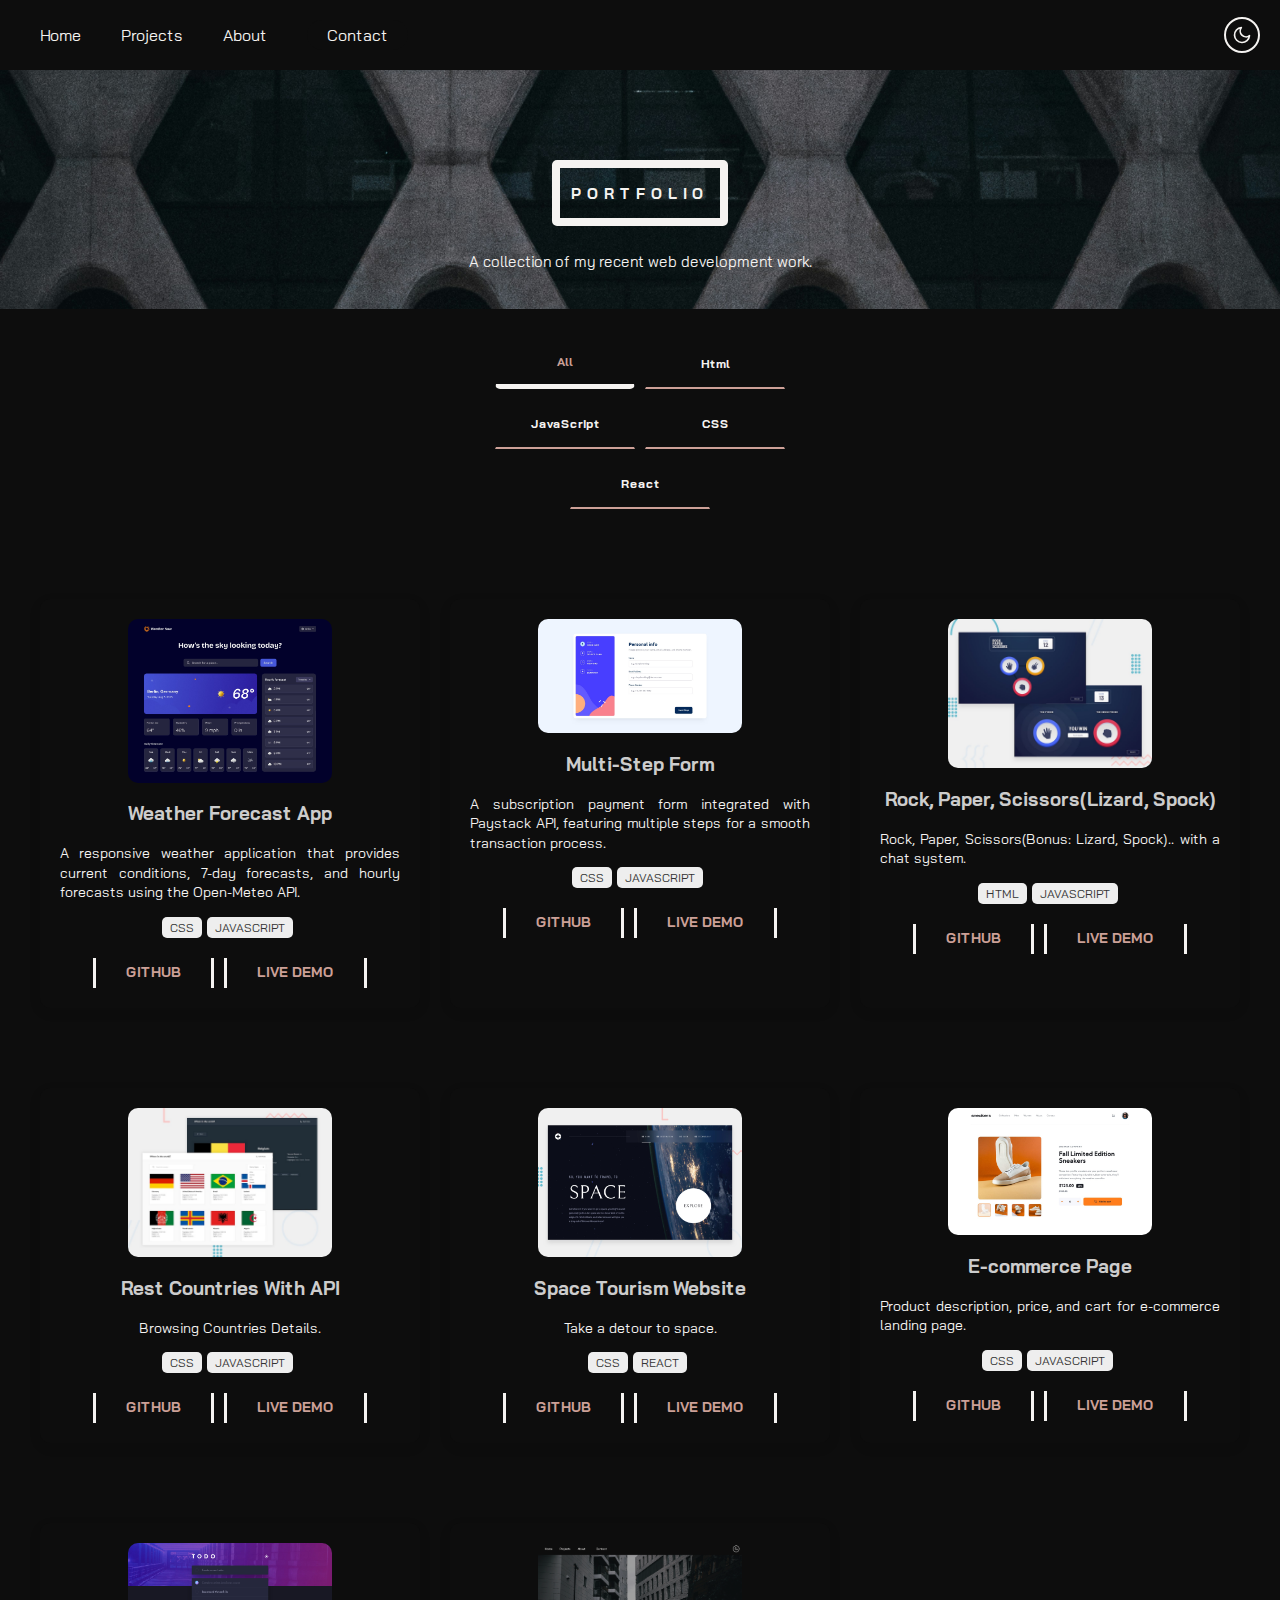
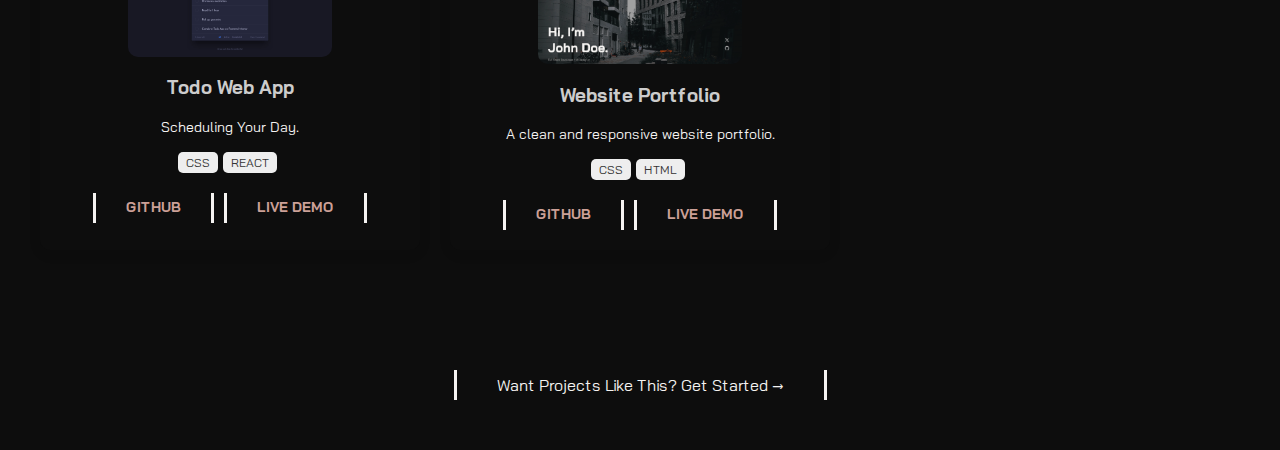
<file: project.html>
<!DOCTYPE html>
<html lang="en">
<head>
    <meta charset="UTF-8">
    <meta name="viewport" content="width=device-width, initial-scale=1.0">
    <title>Projects</title>
    <link rel="icon" type="image/png" sizes="32x32" href="./images/favicon-32x32.png">
    
    <link rel="stylesheet" href="style.css">
    <link rel="preconnect" href="https://fonts.googleapis.com">
    <link rel="preconnect" href="https://fonts.gstatic.com" crossorigin>
    <link href="https://fonts.googleapis.com/css2?family=Bai+Jamjuree:ital,wght@0,200;0,300;0,400;0,500;0,600;0,700;1,200;1,300;1,400;1,500;1,600;1,700&family=DM+Sans:ital,opsz,wght@0,9..40,100..1000;1,9..40,100..1000&family=Epilogue:ital,wght@0,100..900;1,100..900&family=Hanken+Grotesk:ital,wght@0,100..900;1,100..900&family=Karla:ital,wght@0,200..800;1,200..800&display=swap" rel="stylesheet">
</head>
<body>
    
    <header class="nav mobile-version" id="navHeader">
        <nav class="nbar">

            <div class="nav-header">
                <img src="Images/icon-hamburger.svg" alt="hamburger" class="icon-hamburger" id="hamburgerIcon">
                <img src="Images/icon-close.svg" alt="close" class="icon-close" id="closeIcon">

                <button class="theme-toggle" aria-label="Toggle theme">
                    <svg class="sun-icon" xmlns="http://www.w3.org/2000/svg" width="20" height="20" viewBox="0 0 24 24" fill="none" stroke="currentColor" stroke-width="2" stroke-linecap="round" stroke-linejoin="round">
                        <circle cx="12" cy="12" r="5"></circle>
                        <line x1="12" y1="1" x2="12" y2="3"></line>
                        <line x1="12" y1="21" x2="12" y2="23"></line>
                        <line x1="4.22" y1="4.22" x2="5.64" y2="5.64"></line>
                        <line x1="18.36" y1="18.36" x2="19.78" y2="19.78"></line>
                        <line x1="1" y1="12" x2="3" y2="12"></line>
                        <line x1="21" y1="12" x2="23" y2="12"></line>
                        <line x1="4.22" y1="19.78" x2="5.64" y2="18.36"></line>
                        <line x1="18.36" y1="5.64" x2="19.78" y2="4.22"></line>
                    </svg>
                    <svg class="moon-icon" xmlns="http://www.w3.org/2000/svg" width="20" height="20" viewBox="0 0 24 24" fill="none" stroke="currentColor" stroke-width="2" stroke-linecap="round" stroke-linejoin="round">
                        <path d="M21 12.79A9 9 0 1 1 11.21 3 7 7 0 0 0 21 12.79z"></path>
                    </svg>
                </button>
            </div>

            <div class="nav-links" id="navLinks">
                <a href="index.html">Home</a>
                <a href="project.html">Projects</a>
                <a href="About.html">About</a>
                <a href="contact.html">Contact</a>
            </div>
        </nav>
    </header>


    <header class="desktop-version">

        <nav class="nav3">
            <div class="nav-links1">
                <a href="index.html">Home</a>
                <a href="project.html">Projects</a>
                <a href="About.html">About</a>
                <a href="contact.html" class="cont">Contact</a>
            </div>

            <button class="theme-toggle" aria-label="Toggle theme">
                <svg class="sun-icon" xmlns="http://www.w3.org/2000/svg" width="20" height="20" viewBox="0 0 24 24" fill="none" stroke="currentColor" stroke-width="2" stroke-linecap="round" stroke-linejoin="round">
                    <circle cx="12" cy="12" r="5"></circle>
                    <line x1="12" y1="1" x2="12" y2="3"></line>
                    <line x1="12" y1="21" x2="12" y2="23"></line>
                    <line x1="4.22" y1="4.22" x2="5.64" y2="5.64"></line>
                    <line x1="18.36" y1="18.36" x2="19.78" y2="19.78"></line>
                    <line x1="1" y1="12" x2="3" y2="12"></line>
                    <line x1="21" y1="12" x2="23" y2="12"></line>
                    <line x1="4.22" y1="19.78" x2="5.64" y2="18.36"></line>
                    <line x1="18.36" y1="5.64" x2="19.78" y2="4.22"></line>
                </svg>
                <svg class="moon-icon" xmlns="http://www.w3.org/2000/svg" width="20" height="20" viewBox="0 0 24 24" fill="none" stroke="currentColor" stroke-width="2" stroke-linecap="round" stroke-linejoin="round">
                    <path d="M21 12.79A9 9 0 1 1 11.21 3 7 7 0 0 0 21 12.79z"></path>
                </svg>
            </button>
        </nav>

    </header>



        <section class="projects-page">

            <div class="project-backg">
                <div class="design-about2"><h2>PORTFOLIO</h2></div>
                <p>A collection of my recent web development work.</p>
            </div>

            <div class="project-filters">
                <div class="flex-filters1">
                    <button data-filter="all" class="active" type="button">All</button>
                    <button data-filter="html" type="button">Html</button>
                </div>
                <div class="flex-filters2">
                    <button data-filter="javascript" type="button">JavaScript</button>
                    <button data-filter="css" type="button">CSS</button>
                </div>
                <button data-filter="react" type="button">React</button>
            </div>

            
              <div class="projects-grid">



                <div class="project-card">
                    <img src="Images/desktop-design-imperial.jpg" alt="Links project" class="img-project">
                    <h3>Weather Forecast App</h3>
                    <p>A responsive weather application that provides current conditions, 7-day forecasts, and hourly forecasts using the Open-Meteo API.</p>
    
                    <div class="tech-badges">
                      <span>CSS</span>
                      <span>JAVASCRIPT</span>
                    </div>
    
                    <div class="links">
                      
                      <a href="https://github.com/Posixoxo/Weather-Forecast-App" target="_blank" rel="noopener noreferrer">
                          <div class="flex-more3">
                              <div class="line-10"></div>
                              <p>GITHUB</p>
                              <div class="line-11"></div>
                          </div>
                      </a>
  
  
                      <a href="https://weather-forecast-app-iota-drab.vercel.app/" target="_blank" rel="noopener noreferrer">
                          <div class="flex-more3">
                              <div class="line-10"></div>
                              <p>LIVE DEMO</p>
                              <div class="line-11"></div>
                          </div>
                      </a>
  
                    </div>
  
                  </div>




                <div class="project-card">
                  <img src="Images/desktop-design-step-1.jpg" alt="Links project" class="img-project">
                  <h3>Multi-Step Form</h3>
                  <p>A subscription payment form integrated with Paystack API, featuring multiple steps for a smooth transaction process.</p>
  
                  <div class="tech-badges">
                    <span>CSS</span>
                    <span>JAVASCRIPT</span>
                  </div>
  
                  <div class="links">
                    
                    <a href="https://github.com/Posixoxo/Multi-Step-Form/tree/main" target="_blank" rel="noopener noreferrer">
                        <div class="flex-more3">
                            <div class="line-10"></div>
                            <p>GITHUB</p>
                            <div class="line-11"></div>
                        </div>
                    </a>


                    <a href="https://multi-step-form-five-flame-12.vercel.app/index.html" target="_blank" rel="noopener noreferrer">
                        <div class="flex-more3">
                            <div class="line-10"></div>
                            <p>LIVE DEMO</p>
                            <div class="line-11"></div>
                        </div>
                    </a>

                  </div>

                </div>



                <div class="project-card">
                  <img src="Images/preview.jpg" alt="Links project" class="img-project">
                  <h3>Rock, Paper, Scissors(Lizard, Spock)</h3>
                  <p>Rock, Paper, Scissors(Bonus: Lizard, Spock).. with a chat system.</p>
  
                  <div class="tech-badges">
                    <span>HTML</span>
                    <span>JAVASCRIPT</span>
                  </div>
  
                  <div class="links">
                    
                    <a href="https://github.com/Posixoxo/Rock-Paper-Scissors-Lizard-Spock-" target="_blank" rel="noopener noreferrer">
                        <div class="flex-more3">
                            <div class="line-10"></div>
                            <p>GITHUB</p>
                            <div class="line-11"></div>
                        </div>
                    </a>


                    <a href="https://rock-paper-scissors-lizard-spockkk.netlify.app/" target="_blank" rel="noopener noreferrer">
                        <div class="flex-more3">
                            <div class="line-10"></div>
                            <p>LIVE DEMO</p>
                            <div class="line-11"></div>
                        </div>
                    </a>

                  </div>

                </div>




                <div class="project-card">
                  <img src="Images/Rest countries API.jpg" alt="Links project" class="img-project">
                  <h3>Rest Countries With API</h3>
                  <p>Browsing Countries Details.</p>
  
                  <div class="tech-badges">
                    <span>CSS</span>
                    <span>JAVASCRIPT</span>
                  </div>
  
                  <div class="links">
                    
                    <a href="https://github.com/Posixoxo/Rest-Countries-API" target="_blank" rel="noopener noreferrer">
                        <div class="flex-more3">
                            <div class="line-10"></div>
                            <p>GITHUB</p>
                            <div class="line-11"></div>
                        </div>
                    </a>


                    <a href="https://rest-countriesss-api.netlify.app/" target="_blank" rel="noopener noreferrer">
                        <div class="flex-more3">
                            <div class="line-10"></div>
                            <p>LIVE DEMO</p>
                            <div class="line-11"></div>
                        </div>
                    </a>

                  </div>

                </div>





                <div class="project-card">
                    <img src="Images/Space Detour.jpg" alt="Links project" class="img-project">
                    <h3>Space Tourism Website</h3>
                    <p>Take a detour to space.</p>
    
                    <div class="tech-badges">
                      <span>CSS</span>
                      <span>REACT</span>
                    </div>
    
                    <div class="links">
                      
                      <a href="https://github.com/Posixoxo/Space-website-React" target="_blank" rel="noopener noreferrer">
                          <div class="flex-more3">
                              <div class="line-10"></div>
                              <p>GITHUB</p>
                              <div class="line-11"></div>
                          </div>
                      </a>
  
  
                      <a href="https://space-website-react-eta.vercel.app/" target="_blank" rel="noopener noreferrer">
                          <div class="flex-more3">
                              <div class="line-10"></div>
                              <p>LIVE DEMO</p>
                              <div class="line-11"></div>
                          </div>
                      </a>
  
                    </div>
  
                  </div>



                  <div class="project-card">
                    <img src="Images/desktop-design.jpg" alt="Links project" class="img-project">
                    <h3>E-commerce Page</h3>
                    <p>Product description, price, and cart for e-commerce landing page.</p>
    
                    <div class="tech-badges">
                      <span>CSS</span>
                      <span>JAVASCRIPT</span>
                    </div>
    
                    <div class="links">
                      
                      <a href="https://github.com/Posixoxo/E-commerce-page" target="_blank" rel="noopener noreferrer">
                          <div class="flex-more3">
                              <div class="line-10"></div>
                              <p>GITHUB</p>
                              <div class="line-11"></div>
                          </div>
                      </a>
  
  
                      <a href="https://e-commerce-page-ivory.vercel.app/" target="_blank" rel="noopener noreferrer">
                          <div class="flex-more3">
                              <div class="line-10"></div>
                              <p>LIVE DEMO</p>
                              <div class="line-11"></div>
                          </div>
                      </a>
  
                    </div>
  
                  </div>



                  <div class="project-card">
                    <img src="Images/desktop-design-dark.jpg" alt="Links project" class="img-project">
                    <h3>Todo Web App</h3>
                    <p>Scheduling Your Day.</p>
    
                    <div class="tech-badges">
                      <span>CSS</span>
                      <span>REACT</span>
                    </div>
    
                    <div class="links">
                      
                      <a href="https://github.com/Posixoxo/TODO-React/tree/main" target="_blank" rel="noopener noreferrer">
                          <div class="flex-more3">
                              <div class="line-10"></div>
                              <p>GITHUB</p>
                              <div class="line-11"></div>
                          </div>
                      </a>
  
  
                      <a href="https://todo-react-nine-tan.vercel.app/" target="_blank" rel="noopener noreferrer">
                          <div class="flex-more3">
                              <div class="line-10"></div>
                              <p>LIVE DEMO</p>
                              <div class="line-11"></div>
                          </div>
                      </a>
  
                    </div>
  
                  </div>



                  <div class="project-card">
                  <img src="Images/Website Portfolio.png" alt="Links project" class="img-project">
                  <h3>Website Portfolio</h3>
                  <p>A clean and responsive website portfolio.</p>
  
                  <div class="tech-badges">
                    <span>CSS</span>
                    <span>HTML</span>
                  </div>
  
                  <div class="links">
                    
                    <a href="https://github.com/Posixoxo/Website-Portfolio" target="_blank" rel="noopener noreferrer">
                        <div class="flex-more3">
                            <div class="line-10"></div>
                            <p>GITHUB</p>
                            <div class="line-11"></div>
                        </div>
                    </a>


                    <a href="https://website-portfolio-coral-two.vercel.app/index.html" target="_blank" rel="noopener noreferrer">
                        <div class="flex-more3">
                            <div class="line-10"></div>
                            <p>LIVE DEMO</p>
                            <div class="line-11"></div>
                        </div>
                    </a>

                  </div>

                </div>




              </div>


        <a href="contact.html">
            <div class="it-container">
                <div class="flex-more2">
                    <div class="line-1"></div>
                    <p>Want Projects Like This? Get Started &rarr;</p>
                    <div class="line-2"></div>
                </div>
            </div>
        </a>

        </section>

<script src="script.js"></script>
</body>
</html>
</file>
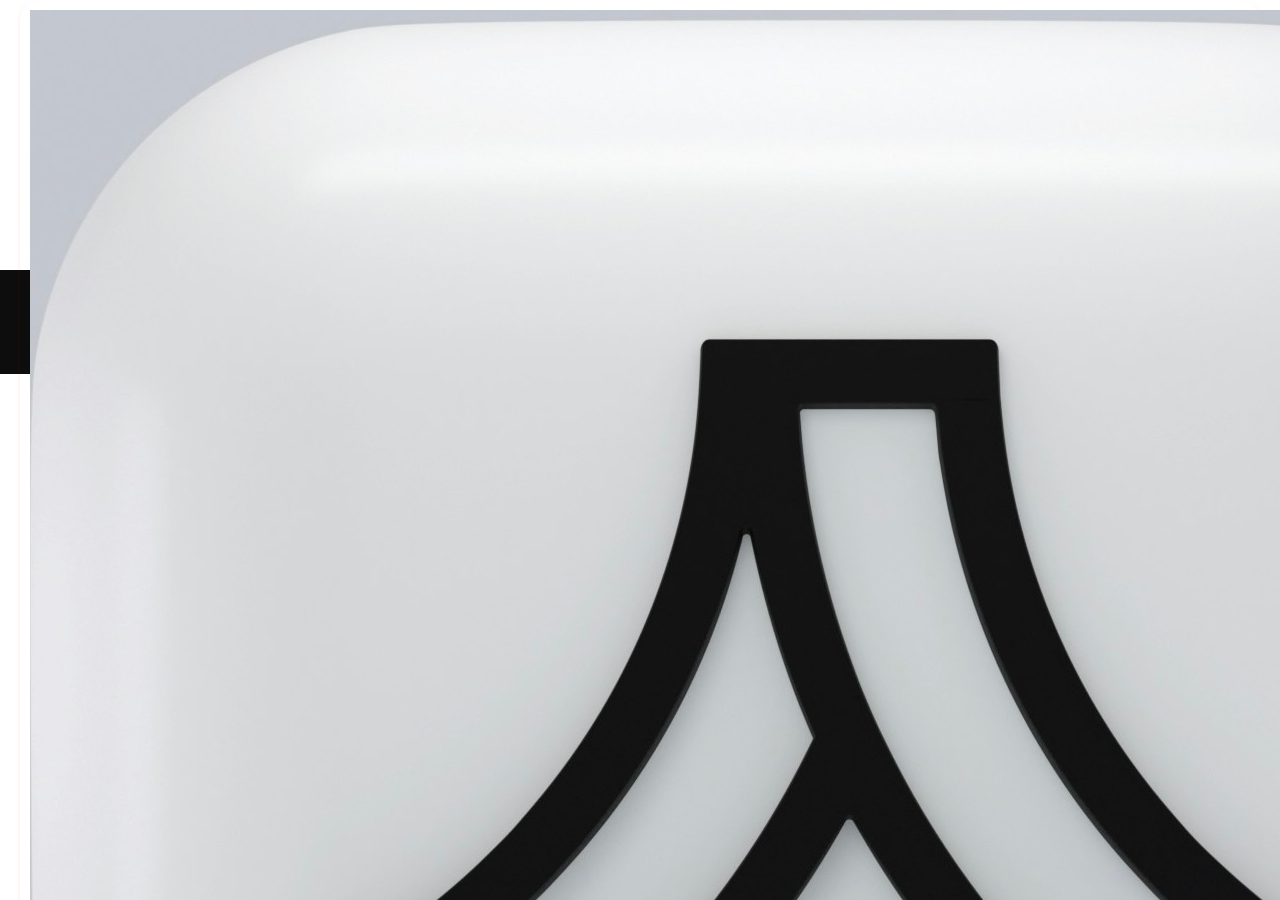
<file: thankyou.html>
<!DOCTYPE html>
<html lang="en">
    <meta charset="UTF-8">
    <meta name="viewport" content="width=device-width, initial-scale=1.0">
    <title>Thank you - John Doe Portfolio</title>
    <link rel="icon" type="image/png" sizes="32x32" href="./images/favicon-32x32.png">
    
    <link rel="stylesheet" href="style.css">
    <link rel="preconnect" href="https://fonts.googleapis.com">
    <link rel="preconnect" href="https://fonts.gstatic.com" crossorigin>
    <link href="https://fonts.googleapis.com/css2?family=Bai+Jamjuree:ital,wght@0,200;0,300;0,400;0,500;0,600;0,700;1,200;1,300;1,400;1,500;1,600;1,700&family=DM+Sans:ital,opsz,wght@0,9..40,100..1000;1,9..40,100..1000&family=Epilogue:ital,wght@0,100..900;1,100..900&family=Hanken+Grotesk:ital,wght@0,100..900;1,100..900&family=Karla:ital,wght@0,200..800;1,200..800&display=swap" rel="stylesheet">
<body>
    <header class="site-header">
        <nav class="nav main-nav">
            <img src="Images/mariia-shalabaieva-8-iznmLhw_0-unsplash 2.jpg" alt="Portfolio Logo" class="logo">
            <div class="nbar nav-links">
                <a href="index.html">Home</a>
                <a href="project.html">Projects</a>
                <a href="index.html#about">About</a>
                <a href="index.html#contact">Contact</a>
            </div>
        </nav>
    </header>

    <main class="Thank-you">
        <section>
            <p>Thank You! 🙏😊</p>
            <span>We'll Be In Touch</span>
        </section>
    </main>

    <footer>
        <div class="footer-socials">
            <img src="Images/icon-facebook.svg" alt="Facebook icon" class="img-t social-icon">
            <img src="Images/icon-twitter.svg" alt="Twitter icon" class="img-t social-icon">
            <img src="Images/icon-instagram.svg" alt="Instagram icon" class="img-t social-icon">
        </div>
    </footer>
    
</body>
</html>
</file>
<file: style.css>
:root {
  --onyx: #0d0d0d;
  --walnut: #592816;
  --taupe: #cca097;
  --offwhite: #f5f3f1;
}

/* Dark Mode (default) */
[data-theme="dark"] {
  --bg-primary: var(--onyx);
  --bg-secondary: var(--walnut);
  --surface: var(--taupe);
  --text-primary: var(--offwhite);
  --text-secondary: #cccccc;
  --text-accent: var(--taupe);
}

/* Light Mode */
[data-theme="light"] {
  --bg-primary: var(--offwhite);
  --bg-secondary: #d4b5ad; /* Lightened taupe */
  --surface: #ffffff;
  --text-primary: var(--onyx);
  --text-secondary: var(--walnut);
  --text-accent: var(--walnut);
}

body {
  margin: 0;
  padding: 0;
  font-family: "Bai Jamjuree", sans-serif;
  background-color: var(--bg-primary);
  color: var(--text-primary);
  transition: background-color 0.3s ease, color 0.3s ease;
}

.nav {
  /* Fixed positioning for sticky header effect */
  position: fixed;
  top: 0;
  left: 0;
  right: 0;
  z-index: 1000;
  margin: 0 20px;
  padding: 10px;
  border-radius: 20px;
  box-shadow: 0 2px 5px rgba(255, 1, 1, 0.1);
  background-color: var(--surface);
  transition: all 0.3s ease;
}

.nav.expanded {
  padding-bottom: 24px;
}

.nbar {
  margin: 0;
  padding: 0;
  position: relative;
}

.nav-header {
  display: flex;
  justify-content: space-between;
  align-items: center;
  padding: 8px;
}

/* Theme Toggle Button */
.theme-toggle {
  background: transparent;
  border: 2px solid var(--text-primary);
  border-radius: 50%;
  width: 20px;
  height: 20px;
  display: flex;
  align-items: center;
  justify-content: center;
  cursor: pointer;
  transition: all 0.3s ease;
  margin-left: auto; 
  padding: 0;
}

.theme-toggle:hover {
  background-color: var(--text-primary);
  transform: rotate(20deg);
}

.theme-toggle:hover svg {
  color: var(--surface);
}

.theme-toggle svg {
  color: var(--text-primary);
  transition: all 0.3s ease;
}

.sun-icon {
  display: none;
}

.moon-icon {
  display: block;
}

[data-theme="light"] .sun-icon {
  display: block;
}

[data-theme="light"] .moon-icon {
  display: none;
}

.icon-hamburger,
.icon-close {
    width: 20px;
    height: 20px;
    padding: 10px;
    cursor: pointer;
    transition: opacity 0.3s ease;
    filter: var(--icon-filter);
    position: absolute;
}

.icon-hamburger {
  display: block;
}

.icon-close {
  display: none;
}

.icon-hamburger:hover,
.icon-close:hover {
  background-color: var(--offwhite);
  border-radius: 10px;
}

.nav.expanded .icon-hamburger {
  display: none;
}

.nav.expanded .icon-close {
  display: block;
}

.nav-links{
  display: none; /* Hide by default */
  flex-direction: column;
  justify-content: left;
  gap: 12px;
  padding: 18px 2px;
}

.nav-links.active {
  display: flex; /* Show when active */
}

.nav-links a {
  text-decoration: none;
  cursor: pointer;
  font-size: 18px;
  color: var(--text-primary);
  padding: 8px;
  border-radius: 8px;
  transition: background-color 0.2s ease;
}

.nav-links a:hover {
  background-color: var(--text-accent);
  color: var(--surface);
}



/* HERO SECTION (index.html) */

.hero-section {
  background-image: url('Images/ranurte.jpg');
  position: relative;
  width: 100%;
  max-width: 100%;
  height: 100vh;
  object-fit: cover;
  background-size: cover;
  background-position: center; 
  background-repeat: no-repeat;
}

.content-wrapper {
  position: absolute;
  inset: 0;
  display: flex;
  align-items: flex-end;
  justify-content: center;
  padding-bottom: 5rem;
  z-index: 2;
}

.overlay {
  position: absolute;
  top: 0;
  left: 0;
  width: 100%;
  height: 100%;
  pointer-events: none;
  background-color: rgba(0, 0, 0, 0.4); /* Dark overlay */
}

.content {
  width: 90%;
  max-width: 1200px;
  display: flex;
  justify-content: space-between;
  align-items: center;
  color: var(--offwhite);
}

.description{
  margin: 0;
  padding: 0;
  text-align: left;
}

.drop-in{
  margin: 0;
  padding: 0;
  font-size: 35px;
}

.description p{
  font-size: 12px;
}

/* Keyframe animation for hero text entry */
.drop-in {
  opacity: 0;
  transform: translateY(-50px);
  animation: dropIn 1s ease-out forwards;
}

@keyframes dropIn {
  to {
      opacity: 1;
      transform: translateY(0);
  }
}

.s-icons{
  display: flex;
  flex-direction: column;
  gap: 20px;
  flex-shrink: 0;
  margin-right: 20px;
  justify-content: center;
}

.social-icons {
  display: block;
  width: 25px;
  height: auto;
  max-width: 100%;
}

.social-icons:hover{
  transform: translateY(-3px) scale(1.1);
}

.it-container{
  margin: 70px 20px 0 20px;
}

.IT{
  text-align: center;
}

.IT p{
  text-align: justify;
  text-justify: inter-word;
  hyphens: none;
}

.flex-more{
  display: flex;
  flex-direction: row;
  justify-content: center;
  margin: 50px 0;
  gap: 10px;
  cursor: pointer;
}

.line-1{
  border-left: 3px solid var(--text-primary);
  width: 30px;
  height: 30px;
}

.flex-more a{
  text-decoration: none;
  margin: 0;
  padding-top: 5px;
  color: var(--text-primary);
}

.line-2{
  border-right: 3px solid var(--text-primary);
  width: 30px;
  height: 30px;
}



/* ABOUT SECTION */

.about-section{
  margin: 100px 20px 0 20px;
  padding: 0 20px;
}

a{
  text-decoration: none;
}

.About{
  text-align: center;
}

.design-about{
  border: 8px solid var(--text-primary);
  border-radius: 5px;
  width: 160px;
  height: 50px;
  display: flex;
  justify-content: center;
  justify-items: center;
  align-items: center;
  margin: 0 auto 30px auto;
}

.design-about h2{
  text-align: center;
  font-size: 15px;
  text-transform: uppercase;
  color: var(--text-primary);
  letter-spacing: 5px;
}

.About p {
  text-align: justify;
  font-size: 15px;
  color: var(--text-primary);
  line-height: 1.5;
}

.flex-more2{
  display: flex;
  flex-direction: row;
  justify-content: center;
  margin: 50px 0;
  gap: 10px;
  cursor: pointer;
}

.flex-more2 p{
  text-decoration: none;
  margin: 0;
  padding-top: 5px;
  color: var(--text-primary);
}

.design1{
  margin: 70px 20px 100px 20px;
}

.design2{
  display: flex;
  flex-direction: row;
  justify-content: center;
  margin: 50px 0;
  gap: 10px;
}

.line-3{
  border-bottom: 3px solid var(--text-primary);
  width: 30px;
  height: 30px;
}

.slanted{
  display: flex;
  flex-direction: row;
  align-items: center;
  gap: 2px;
  margin: 0;
  padding: 0;
}

.slanted div {
  width: 10px;   /* key fix */
  height: 10px;  /* makes them shorter */
  margin-top: auto;
}

.line-4{
  border-left: 3px solid var(--text-primary);
  transform: rotate(-25deg);
}

.line-5{
  border-left: 3px solid var(--text-primary);
  transform: rotate(-25deg);
}

.line-6{
  border-left: 3px solid var(--text-primary);
  border-bottom: 3px solid var(--text-primary);
  transform: rotate(-45deg);
  height: 26px;
}

.line-7{
  border-right: 3px solid var(--text-primary);
  transform: rotate(25deg);
}

.line-8{
  border-right: 3px solid var(--text-primary);
  transform: rotate(25deg);
}

.line-9{
  border-bottom: 3px solid var(--text-primary);
  width: 30px;
  height: 30px;
}

.design-container{
  margin: 50px 0 70px 0;
}

.flex-img-h {
  display: flex;
  flex-direction: row;
  flex-shrink: 0;
}

.image-x{
  width: 30px;
  max-width: 100%;
  display: block;
  height: auto;
  margin-left: -30px;
}

.flex-img-h h2{
  font-size: 18px;
}

.design-container p{
  text-align: justify;
  font-size: 15px;
  color: var(--text-primary);
  line-height: 1.5;
}

.fog-item {
  /* Initial state for Intersection Observer animation */
  opacity: 0;
  transform: translateY(40px);
  transition: opacity 0.8s ease-out, transform 0.8s ease-out;
}

.fog-item.visible {
  opacity: 1;
  transform: translateY(0);
}

.skills-container {
  max-width: 1200px;
  margin: 0 auto;
}

.skills-container h2{
  text-align: center;
  letter-spacing: 5px;
  margin: 40px 0;
}

.language {
  position: relative;
  overflow: hidden;
  height: 400px;
  display: flex;
  flex-direction: column;
  padding: 20px 0;
  margin: 0 auto 100px auto;
  max-width: 100%;
  width: 100%;
}

.language-scroll {
  display: flex;
  flex-direction: column;
  animation: scroll-y 15s linear infinite;
}

.mobile-version .language-scroll {
  animation: scroll-y 15s linear infinite;
}

@keyframes scroll-y {
  from { transform: translateY(0); }
  to   { transform: translateY(-50%); }
}

.img-z {
  width: 70px;
  max-width: 100%;
  display: block;
  height: auto;
}

.flex-textimg {
  display: flex;
  flex-direction: column;
  align-items: center;
  justify-content: center;
  margin-bottom: 30px;
  flex-shrink: 0;
}

.flex-textimg h5 {
  margin-top: 15px;
  letter-spacing: 1px;
  font-size: 14px;
}


/* PROJECTS PAGE STYLES (project.html) */

.project-backg{
  background-image: url('Images/p-backg.jpg'); 
  background-size: cover; 
  width: 100%; 
  background-position: center; 
  color: #EAEAEA; 
  display: flex; 
  flex-direction: column; 
  padding: 20px 0;
  text-align:center
}

.project-backg p{
  text-align: center;
  font-size: 15px;
  color: var(--offwhite);
  line-height: 1.5;
}

.design-about2{
  border: 8px solid var(--offwhite);
  border-radius: 5px;
  width: 160px;
  height: 50px;
  display: flex;
  justify-content: center;
  justify-items: center;
  align-items: center;
  margin: 70px auto 10px auto;
}

.design-about2 h2{
  text-align: center;
  font-size: 15px;
  text-transform: uppercase;
  color: var(--offwhite);
  letter-spacing: 5px;
}



/* Project Filters */
.project-filters {
  display: flex;
  flex-direction: column;
  gap: 10px;
  justify-content: center;
  align-items: center;
  margin: 30px 20px;

}

.flex-filters1{
  display: flex;
  flex-direction: row;
  gap: 10px;
}

.flex-filters2{
  display: flex;
  flex-direction: row;
  gap: 10px;
}

.project-filters button {
  border: 1px solid transparent;
  width: 140px;
  height: 50px;
  border-bottom: 2px solid var(--text-accent);
  color: var(--text-primary);
  background-color: var(--bg-primary);
  cursor: pointer;
  font-size: 12px;
  font-family: inherit;
  font-weight: bold;
  transition: all 0.3s ease;
}

.project-filters button:hover {
  border-bottom: 2px solid var(--bg-secondary);
  color: var(--text-accent);
}

.project-filters button.active {
  border-bottom: 5px solid var(--text-primary);
  color: var(--taupe);
  border-radius: 5px;
}

/* Projects Grid */
.projects-grid {
  display: grid;
  grid-template-columns: repeat(auto-fit, minmax(300px, 1fr));
  gap: 30px;
  margin: 0 20px;
  max-width: 1200px;
  margin: 90px auto 30px auto;
}

.project-card {
  background: var(--bg-primary);
  border-radius: 10px;
  box-shadow: 0 4px 12px rgba(0, 0, 0, 0.1);
  padding: 20px;
  transition: transform 0.3s;
  text-align: left;
  margin: 0 auto 50px auto;
  color: var(--text-primary); 
}

.project-card h3 {
  color: var(--text-secondary);
  text-align: center; 
}

.project-card p {
  font-size: 14px;
  line-height: 1.4;
  text-align: justify;
  justify-content: center;
  display: flex;
}

.project-card:hover {
  transform: translateY(-5px);
}

.project-card img {
  display: flex;
  margin: auto;
  border-radius: 10px;
  margin-bottom: 15px;
}

.img-project{
  width: 60%; 
  max-width: 100%;
  height: auto;
}

.tech-badges {
  margin: 10px 0;
  display: flex;
  justify-content: center;
  align-items: center;
}

.tech-badges span {
  display: inline-block;
  background: #eee;
  color: #333;
  border-radius: 5px;
  padding: 3px 8px;
  font-size: 12px;
  margin-right: 5px;
  margin-bottom: 5px;
}

.links {
  display: flex;
  justify-content: center;
  align-items: center;
  flex-direction: row;
  gap: 10px;
  margin: 0;
  padding: 0;
}

.links a {
  text-decoration: none;
  text-decoration: none;
  margin: 0;
  padding-top: 5px;
  color: var(--text-primary);
  font-weight: bold;
  transition: color 0.3s;
  cursor: pointer;
}

.links a:hover {
  color: var(--text-accent);
}

.flex-more3{
  display: flex;
  flex-direction: row;
  justify-content: center;
  margin: 0;
  padding: 0;
}

.flex-more3 p{
  margin: 0;
  padding: 5px 0 0 0;
  color: var(--text-accent);
}

.line-10{
  border-left: 3px solid var(--text-primary);
  width: 30px;
  height: 30px;
  margin: 0;
  padding: 0;
}

.line-11{
  border-right: 3px solid var(--text-primary);
  width: 30px;
  height: 30px;
  margin: 0;
  padding: 0;
}



/* CONTACT FORM SECTION (index.html) */

.contact-section{
  margin: 100px 0 0 0;
  padding: 0 20px;
  text-align: center;
}

.contact-container{
  margin: 50px 20px 0 20px;
  text-align: center;
  justify-content: center;
  display: flex;
  flex-direction: column;
  gap: 50px;
}

.contact-container a:hover{
  opacity: 0.5;
}

.con-act {
  display: flex;
  flex-direction: column;
  align-items: center;
  gap: 2px;
  text-decoration: none;
  color: inherit; 
  cursor: pointer;
  color: var(--text-primary);
}

.con-act h2{
  text-align: center;
  font-size: 15px;
  color: var(--text-primary);
  margin-top: 0;
  margin-bottom: 0;
}

.con-act span{
  margin-top: 0;
  color: var(--text-accent);
}

.con-act:hover {
  opacity: 0.8;
  color: black;
}

.contact-form{
  padding: 0;
  margin: 0;
}

.FRM {
  border: 1px solid transparent;
  margin-top: 150px;
  padding-bottom: 20px;
  background-color: var(--bg-primary);
  color: var(--text-primary);
  display: flex;
  gap: 8px;
  flex-direction: column;
}

.label-names label{
  display: flex;
  justify-content: center;
  margin-bottom: 10px;
}

.label-names input,
.label-names textarea {
  padding: 10px;
  margin-bottom: 15px;
  width: 80%;
  max-width: 250px;
  background-color: var(--bg-primary);

  /* Explicit borders */
  border: none;
  border-left: 5px solid var(--text-primary);
  border-bottom: 5px solid var(--text-primary);

  box-sizing: border-box;
}

/* Remove focus border + glow */
.label-names input:focus,
.label-names textarea:focus {
  outline: none;
  box-shadow: none;
}

.FRM textarea {
  height: 100px; 
}

.FRM button {
  padding: 8px 16px;
  background-color: var(--bg-primary);
  cursor: pointer;
  font-weight: bold;
  width: 150px;
  height: 36px;
  font-size: 12px;
  color: var(--text-primary);
  margin: 20px auto 10px auto;
  border: 1px solid transparent;
  border-left: 2px solid var(--text-secondary);
  border-right: 2px solid var(--text-secondary);
  transition: all 0.3s;
}

.FRM button:hover {
  color: var(--text-accent);
}

.mobile-version {
  display: block !important;
}

.desktop-version {
  display: none !important;
}

/* FOOTER STYLES */

footer {
  padding: 30px 0 50px 0;
  background-color: var(--onyx);
  color: var(--lightgray);
}

.footer-text{
  margin: 0;
  padding: 20px 0 0 0;
  display: flex;
  justify-content: center;
  align-items: center;
  text-align: center;
}

.footer-text p{
  font-size: 14px;
  color: var(--text-secondary);
}

.footer-socials {
  display: flex;
  justify-content: center;
  gap: 50px;
  align-items: center;
  cursor: pointer;
}

.img-t {
  width: 24px;
  height: 24px;
  transition: transform 0.3s;
}

.img-t:hover {
  transform: translateY(-3px) scale(1.1);
}


/* THANK YOU PAGE STYLES (thankyou.html) */
.Thank-you {
  display: flex;
  flex-direction: column;
  justify-content: center;
  align-items: center;
  text-align: center;
}

.Thank-you p{
  font-size: 80px;
  text-align: center;
  margin-top: 150px;
  margin-bottom: 0;
  padding-bottom: 0;
}

.Thank-you span{
  margin-top: 0;
  padding-top: 0;
}


/* MEDIA QUERY */

@media (min-width: 520px){
  .drop-in {
    font-size: 40px;
  }

  .description p{
    font-size: 15px;
  }
}

@media (min-width: 1024px) {
  
  .mobile-version {
      display: none !important;
  }

  .desktop-version {
      display: block !important;
  }

  body {
    margin: 0;
    padding: 0;
  }

  .nav3 {
    display: flex;
    align-items: center;
    justify-content: space-between;
    margin: 0 20px;
    flex-wrap: nowrap;
  }
  
  .nav-links1 {
    display: flex;
    align-items: center;
    gap: 40px;
    padding: 20px;
    white-space: nowrap;
  }
  
  .nav-links1 a {
    text-decoration: none;
    color: var(--text-primary);
    display: flex;
    align-items: center;
  }
  
  .nav-links1 .cont {
    background-color: var(--onyx);
    color: var(--offwhite);
    padding: 0 20px;
    height: 30px;
    border-radius: 20px;
  }

  .cont:hover {
    background-color: var(--text-primary);
    color: var(--surface);
  }
  
  .theme-toggle {
    background: transparent;
    border: 2px solid var(--text-primary);
    border-radius: 50%;
    width: 36px;
    height: 36px;
    display: flex;
    align-items: center;
    justify-content: center;
    flex-shrink: 0;
  }

  .content-wrapper {
    position: absolute;
    inset: 0;
    display: flex;
    align-items: flex-end;
    justify-content: center;
    padding-bottom: 5rem;
    z-index: 2;
  }

  .content {
    width: 90%;
    max-width: 1200px;
    display: flex;
    justify-content: space-between;
    align-items: center;
    color: var(--offwhite);
  }
  
  .description{
    margin: 0;
    padding: 0;
    text-align: left;
  }

  .drop-in {
    font-size: 50px;
  }

  .description p{
    font-size: 15px;
  }

  .it-container{
    margin: 70px 20px 0 20px;
  }
  
  .IT{
    text-align: left;
  }

  .flex-more{
    justify-content: left;
  }

  .it-container{
    padding: 0 20px;
  }

  .about-section{
    margin: 60px 20px 0 20px;
    max-width: 2000px;
  }

  .About p{
    padding: 20px 100px 0 100px;
  }

  .design-about{
    border: 4px solid var(--text-primary);
    width: 200px;
  }

  .design-container{
    max-width: 400px;
  }

  .grid{
    display: flex;
    flex-direction: row;
    padding: 0 100px;
    gap: 100px;
    justify-content: center;
  }

  .desktop-align{
    display: flex;
    justify-content: center;
    align-items: center;
  }
  
  .skills-container h2{
    text-align: left;
  }

  .desktop-version .language-scroll {
    flex-direction: row;
    gap: 150px;
    animation: scroll-x 20s linear infinite;
    width: max-content;
}

.language-row {
    display: grid;
    grid-template-columns: repeat(2, 2, 2, 2);
    gap: 60px;
    min-width: auto;
}

.language-row2 {
    display: grid;
    grid-template-columns: repeat(4, auto);
    gap: 150px;
    min-width: auto;
}

@keyframes scroll-x {
    from { transform: translateX(0); }
    to { transform: translateX(-50%); }
}

.contact-section{
  margin: 60px 20px 0 20px;
  max-width: 2000px;
}


}
</file>
